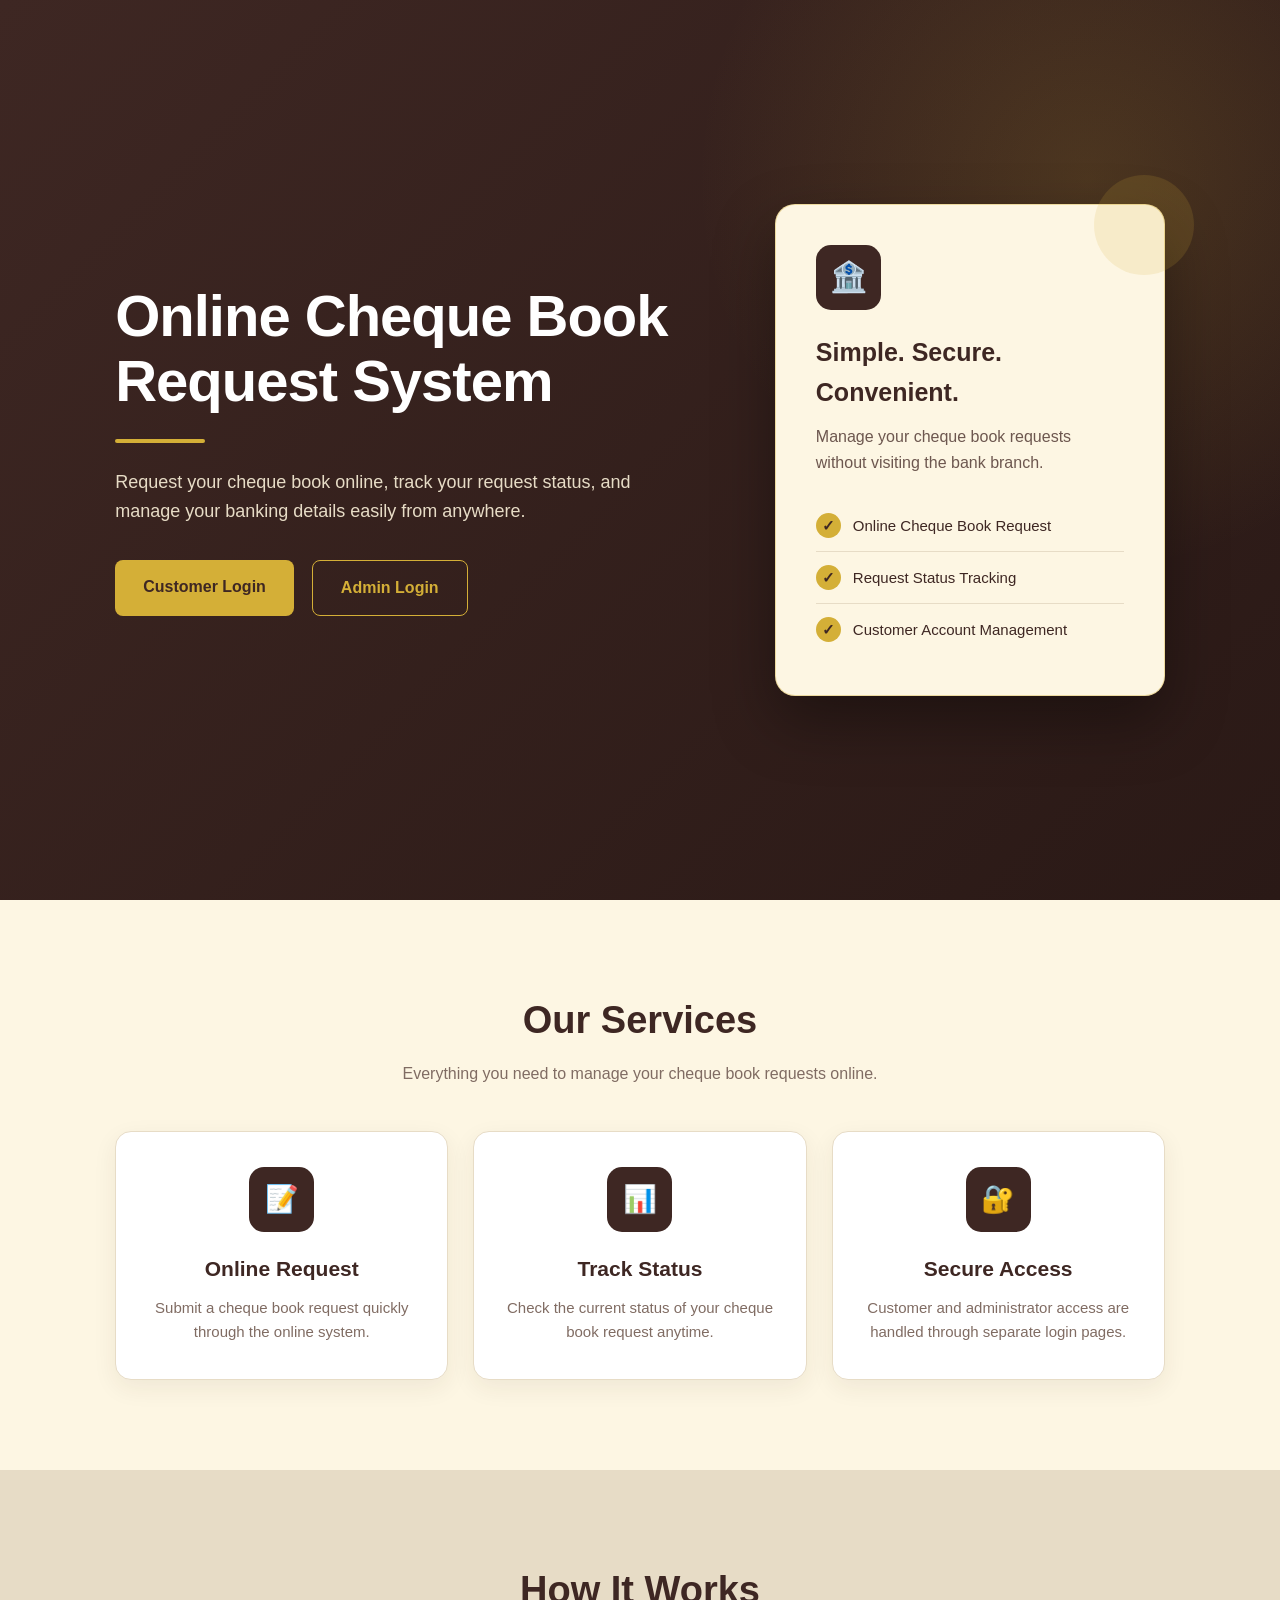
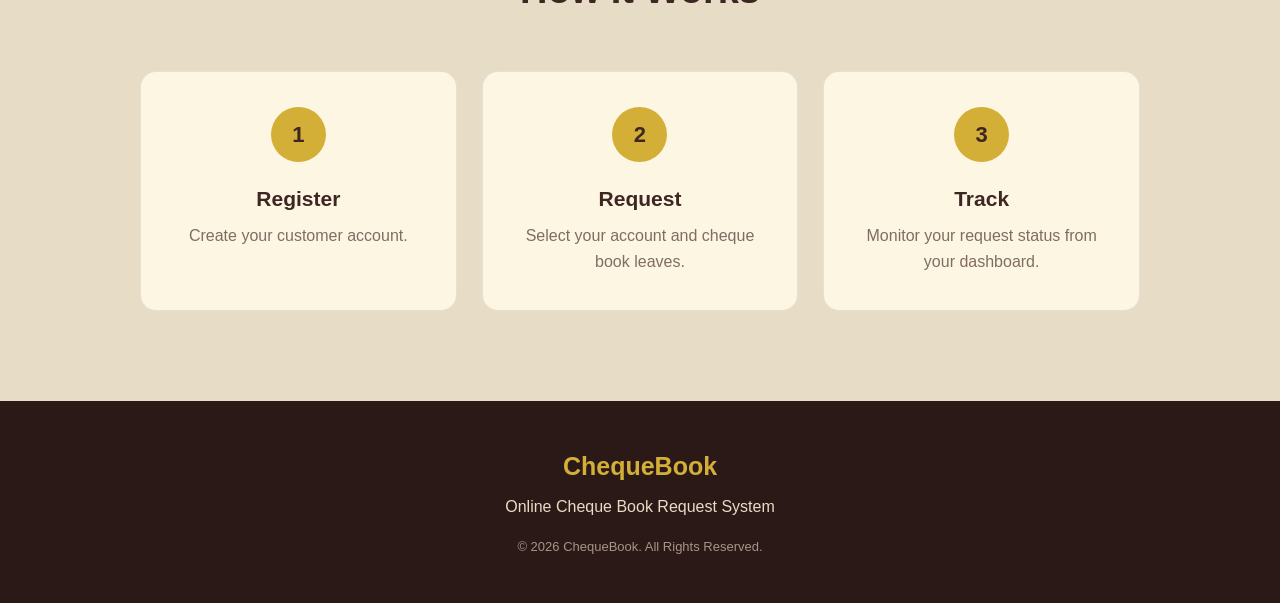
<file: Frontend/index.html>
<!DOCTYPE html>
<html lang="en">

<head>

    <meta charset="UTF-8">

    <meta name="viewport"
          content="width=device-width, initial-scale=1.0">

    <title>ChequeBook - Online Cheque Book Request System</title>

    <link rel="stylesheet" href="style.css">

</head>

<body>

    <!-- HERO SECTION -->

    <section class="home-hero">

        <div class="home-content">

            <h1>
                Online Cheque Book
                <br>
                Request System
            </h1>

            <p>
                Request your cheque book online,
                track your request status,
                and manage your banking details
                easily from anywhere.
            </p>

            <div class="home-buttons">

                <!-- Customer Login -->
                <a href="customer-login.html"
                   class="home-btn primary-btn">
                    Customer Login
                </a>

                <!-- Admin Login -->
                <a href="admin-login.html"
                   class="home-btn secondary-btn">
                    Admin Login
                </a>

            </div>

        </div>


        <div class="home-card">

            <div class="home-card-icon">
                🏦
            </div>

            <h2>
                Simple. Secure. Convenient.
            </h2>

            <p>
                Manage your cheque book requests
                without visiting the bank branch.
            </p>

            <div class="home-feature">

                <span>✓</span>
                Online Cheque Book Request

            </div>

            <div class="home-feature">

                <span>✓</span>
                Request Status Tracking

            </div>

            <div class="home-feature">

                <span>✓</span>
                Customer Account Management

            </div>

        </div>

    </section>


    <!-- FEATURES SECTION -->

    <section class="home-features">

        <h2>
            Our Services
        </h2>

        <p class="home-section-text">
            Everything you need to manage
            your cheque book requests online.
        </p>


        <div class="feature-grid">

            <div class="feature-card">

                <div class="feature-icon">
                    📝
                </div>

                <h3>
                    Online Request
                </h3>

                <p>
                    Submit a cheque book request
                    quickly through the online system.
                </p>

            </div>


            <div class="feature-card">

                <div class="feature-icon">
                    📊
                </div>

                <h3>
                    Track Status
                </h3>

                <p>
                    Check the current status of your
                    cheque book request anytime.
                </p>

            </div>


            <div class="feature-card">

                <div class="feature-icon">
                    🔐
                </div>

                <h3>
                    Secure Access
                </h3>

                <p>
                    Customer and administrator access
                    are handled through separate login pages.
                </p>

            </div>

        </div>

    </section>


    <!-- HOW IT WORKS -->

    <section class="how-section">

        <h2>
            How It Works
        </h2>

        <div class="steps-grid">

            <div class="step-card">

                <div class="step-number">
                    1
                </div>

                <h3>
                    Register
                </h3>

                <p>
                    Create your customer account.
                </p>

            </div>


            <div class="step-card">

                <div class="step-number">
                    2
                </div>

                <h3>
                    Request
                </h3>

                <p>
                    Select your account and
                    cheque book leaves.
                </p>

            </div>


            <div class="step-card">

                <div class="step-number">
                    3
                </div>

                <h3>
                    Track
                </h3>

                <p>
                    Monitor your request status
                    from your dashboard.
                </p>

            </div>

        </div>

    </section>


    <!-- FOOTER -->

    <footer class="home-footer">

        <h3>
            ChequeBook
        </h3>

        <p>
            Online Cheque Book Request System
        </p>

        <p class="footer-copy">
            © 2026 ChequeBook. All Rights Reserved.
        </p>

    </footer>

</body>

</html>
</file>
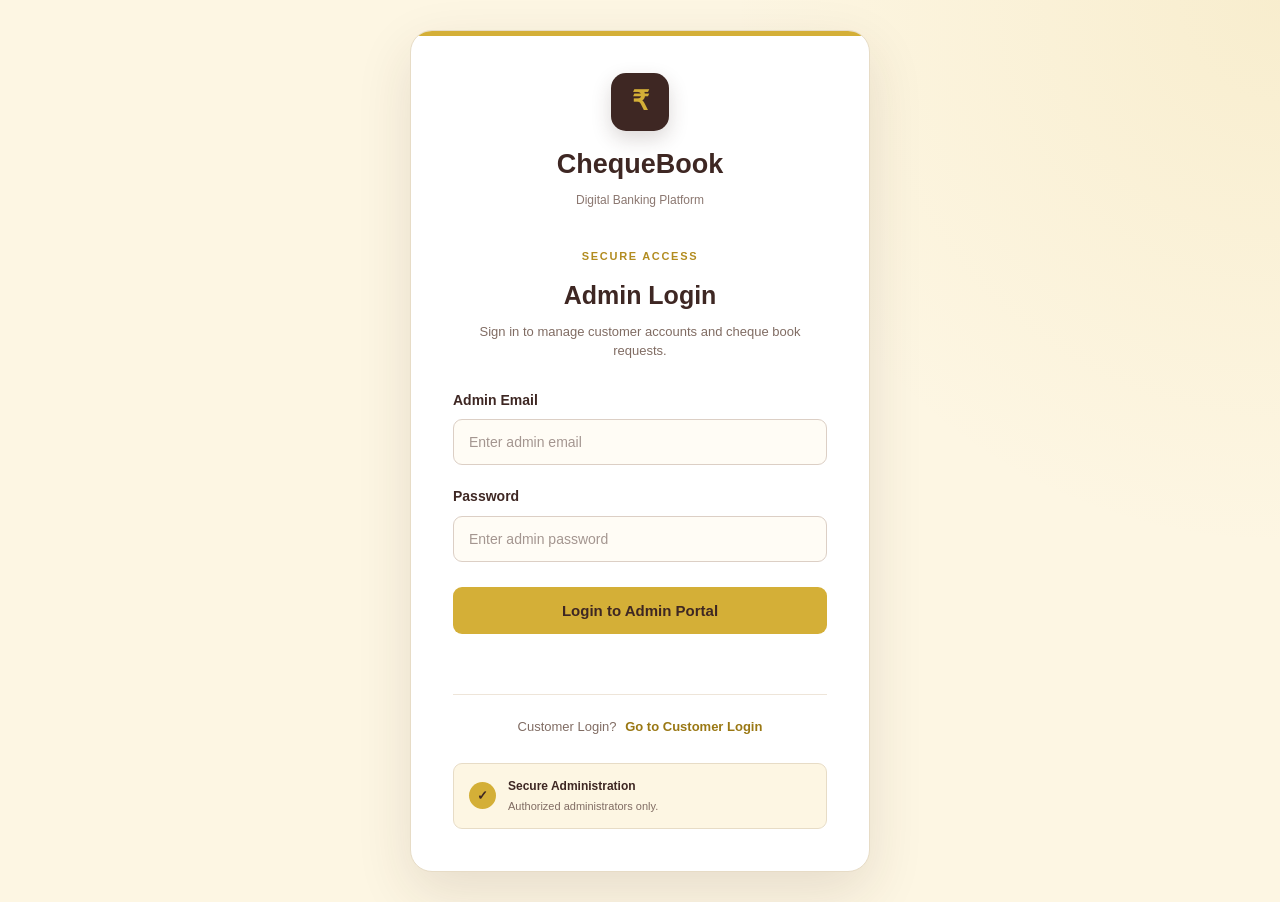
<file: Frontend/admin-dashboard.html>
<!DOCTYPE html>
<html lang="en">

<head>
    <meta charset="UTF-8">
    <meta name="viewport" content="width=device-width, initial-scale=1.0">

    <title>Admin Dashboard - ChequeBook</title>

    <link rel="stylesheet" href="style.css">
</head>

<body class="admin-dashboard-page">

    <!-- =========================
         ADMIN NAVBAR
    ========================== -->

    <header class="admin-navbar">

        <div class="admin-navbar-brand">

            <div class="admin-navbar-icon">
                ₹
            </div>

            <div>
                <h1>ChequeBook</h1>
                <span>Admin Portal</span>
            </div>

        </div>


        <div class="admin-navbar-right">

            <span class="admin-secure-label">
                ● Secure Admin Access
            </span>

            <button id="adminLogoutBtn" class="admin-logout-btn">
                Logout
            </button>

        </div>

    </header>


    <!-- =========================
         MAIN CONTENT
    ========================== -->

    <main class="admin-dashboard-main">


        <!-- PAGE HEADER -->

        <section class="admin-page-header">

            <div>

                <span class="admin-page-label">
                    ADMINISTRATION
                </span>

                <h2>
                    Welcome, <span id="adminName">Admin</span>
                </h2>

                <p>
                    Manage customers, monitor cheque book requests,
                    and control request processing from one place.
                </p>

            </div>


            <div class="admin-header-icon">
                ⚙
            </div>

        </section>


        <!-- =========================
             DASHBOARD OVERVIEW
        ========================== -->

        <section class="admin-dashboard-card">

            <div class="admin-section-heading">

                <div>
                    <span>OVERVIEW</span>
                    <h3>Dashboard Overview</h3>
                </div>

                <div class="admin-section-icon">
                    ◈
                </div>

            </div>


            <div class="admin-stat-grid">


                <!-- TOTAL CUSTOMERS -->

                <div class="admin-stat-card">

                    <div class="admin-stat-icon">
                        👥
                    </div>

                    <div>

                        <span>Total Customers</span>

                        <strong id="totalCustomers">
                            0
                        </strong>

                        <small>
                            Registered users
                        </small>

                    </div>

                </div>


                <!-- TOTAL REQUESTS -->

                <div class="admin-stat-card">

                    <div class="admin-stat-icon">
                        📋
                    </div>

                    <div>

                        <span>Total Requests</span>

                        <strong id="totalRequests">
                            0
                        </strong>

                        <small>
                            Cheque book requests
                        </small>

                    </div>

                </div>


                <!-- PENDING REQUESTS -->

                <div class="admin-stat-card pending-stat">

                    <div class="admin-stat-icon">
                        ⏳
                    </div>

                    <div>

                        <span>Pending Requests</span>

                        <strong id="pendingRequests">
                            0
                        </strong>

                        <small>
                            Awaiting processing
                        </small>

                    </div>

                </div>


            </div>

        </section>


        <!-- =========================
             CUSTOMER LIST
        ========================== -->

        <section class="admin-dashboard-card">

            <div class="admin-section-heading">

                <div>

                    <span>CUSTOMER MANAGEMENT</span>

                    <h3>Registered Customers</h3>

                </div>

                <div class="admin-section-icon">
                    👥
                </div>

            </div>


            <div
                id="customerContainer"
                class="admin-data-container"
            >

                <p class="admin-loading">
                    Loading customers...
                </p>

            </div>

        </section>


        <!-- =========================
             CHEQUE BOOK REQUESTS
        ========================== -->

        <section class="admin-dashboard-card">

            <div class="admin-section-heading">

                <div>

                    <span>REQUEST MANAGEMENT</span>

                    <h3>Cheque Book Requests</h3>

                </div>

                <div class="admin-section-icon">
                    📑
                </div>

            </div>


            <div
                id="requestContainer"
                class="admin-data-container"
            >

                <p class="admin-loading">
                    Loading cheque book requests...
                </p>

            </div>

        </section>


    </main>


    <!-- =========================
         FOOTER
    ========================== -->

    <footer class="admin-dashboard-footer">

        <p>
            © 2026 ChequeBook. All Rights Reserved.
        </p>

        <span>
            Secure Digital Banking Administration
        </span>

    </footer>


    <!-- ADMIN DASHBOARD JAVASCRIPT -->

    <script src="admin-dashboard.js"></script>

</body>

</html>
</file>
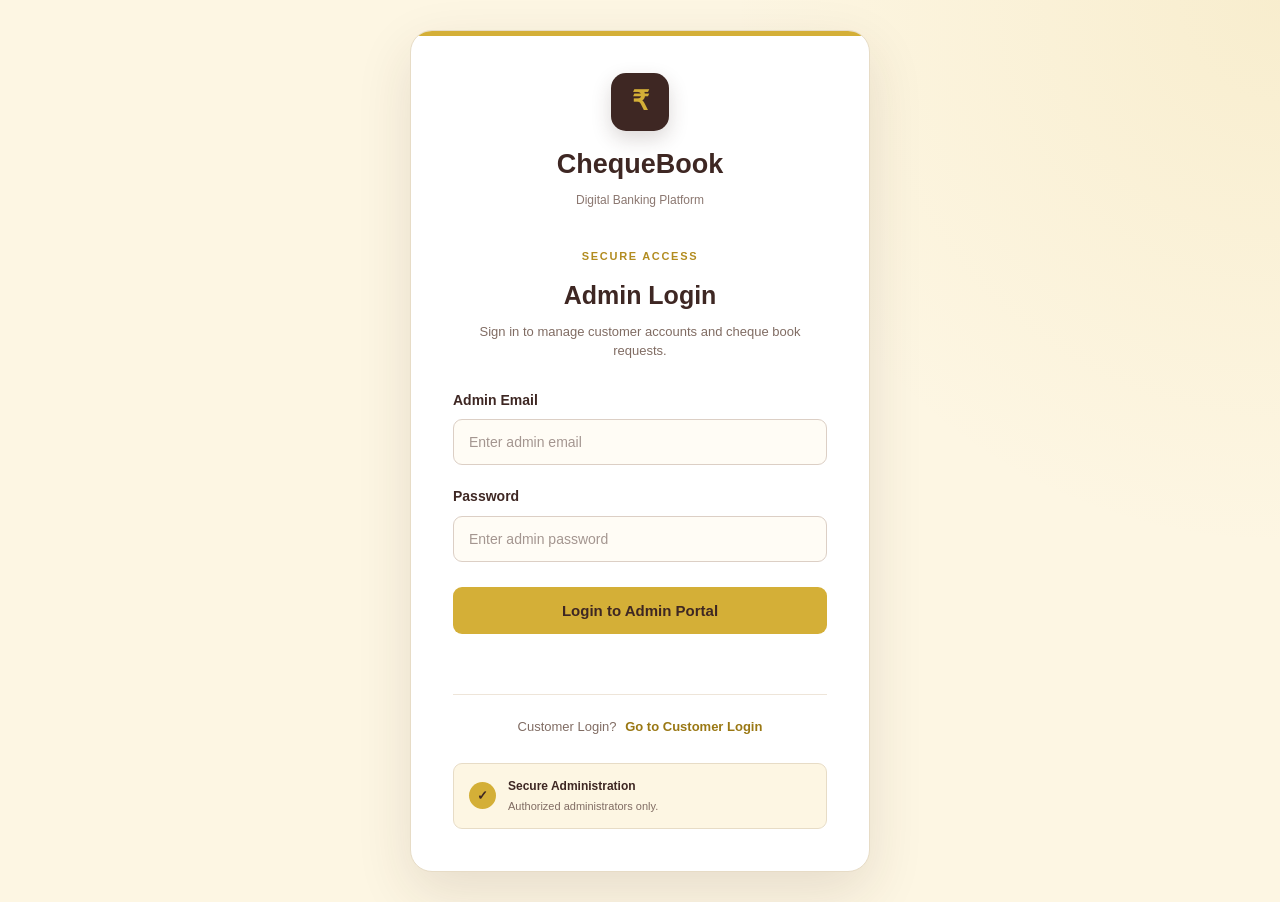
<file: Frontend/admin-login.html>
<!DOCTYPE html>
<html lang="en">

<head>
    <meta charset="UTF-8">
    <meta name="viewport" content="width=device-width, initial-scale=1.0">

    <title>Admin Login - ChequeBook</title>

    <link rel="stylesheet" href="style.css">
</head>

<body class="admin-login-page">

    <!-- ADMIN LOGIN PAGE -->

    <main class="admin-login-wrapper">

        <section class="admin-login-card">

            <!-- BRAND -->

            <div class="admin-brand">

                <div class="admin-brand-icon">
                    ₹
                </div>

                <h1>ChequeBook</h1>

                <p>
                    Digital Banking Platform
                </p>

            </div>


            <!-- TITLE -->

            <div class="admin-login-heading">

                <span>SECURE ACCESS</span>

                <h2>Admin Login</h2>

                <p>
                    Sign in to manage customer accounts and cheque book requests.
                </p>

            </div>


            <!-- LOGIN FORM -->

            <form id="adminLoginForm">

                <!-- EMAIL -->

                <div class="admin-input-group">

                    <label for="adminEmail">
                        Admin Email
                    </label>

                    <input
                        type="email"
                        id="adminEmail"
                        placeholder="Enter admin email"
                        required
                    >

                </div>


                <!-- PASSWORD -->

                <div class="admin-input-group">

                    <label for="adminPassword">
                        Password
                    </label>

                    <input
                        type="password"
                        id="adminPassword"
                        placeholder="Enter admin password"
                        required
                    >

                </div>


                <!-- LOGIN BUTTON -->

                <button
                    type="submit"
                    class="admin-login-btn"
                >
                    Login to Admin Portal
                </button>

            </form>


            <!-- MESSAGE -->

            <p id="adminLoginMessage"></p>


            <!-- BACK LINK -->

            <div class="admin-back-link">

                <span>Customer Login?</span>

                <a href="index.html">
                    Go to Customer Login
                </a>

            </div>


            <!-- SECURITY NOTE -->

            <div class="admin-security-note">

                <span class="security-icon">
                    ✓
                </span>

                <div>
                    <strong>Secure Administration</strong>

                    <p>
                        Authorized administrators only.
                    </p>
                </div>

            </div>

        </section>

    </main>


    <script src="admin-login.js"></script>

</body>

</html>
</file>
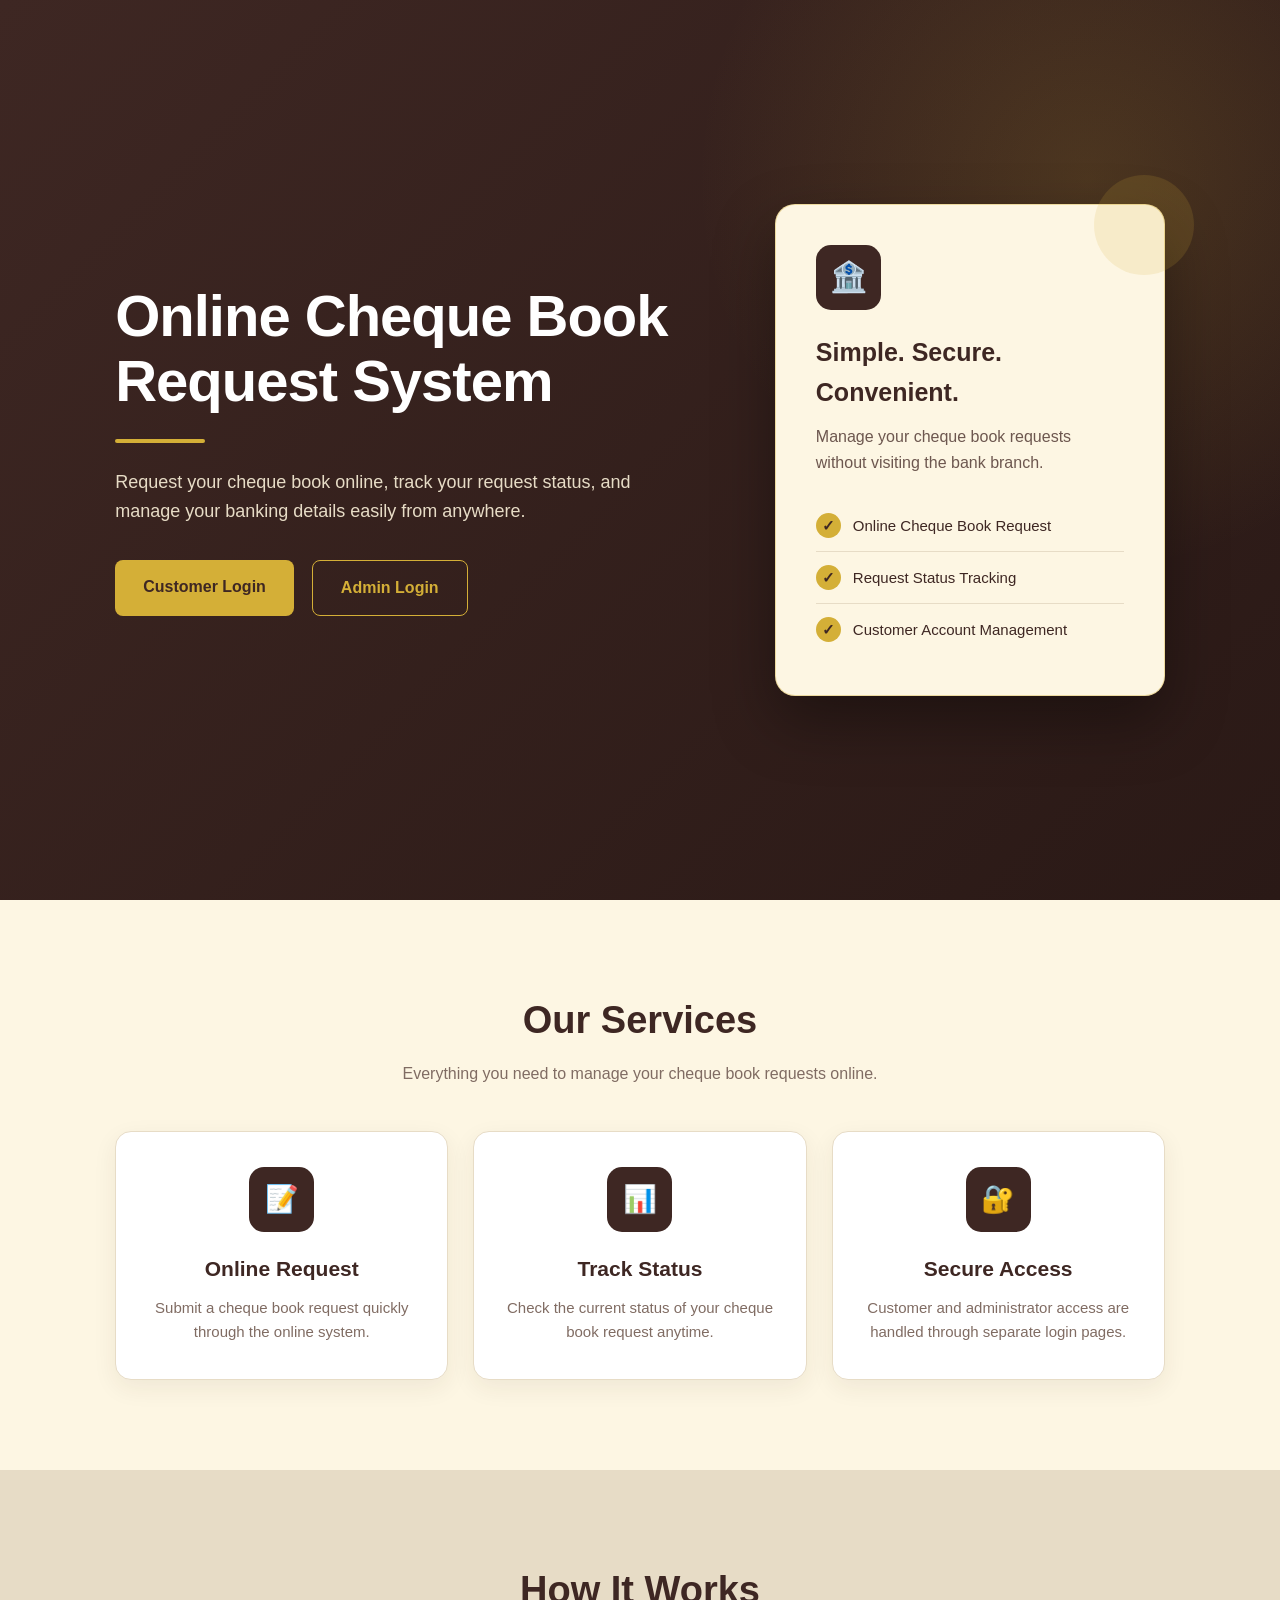
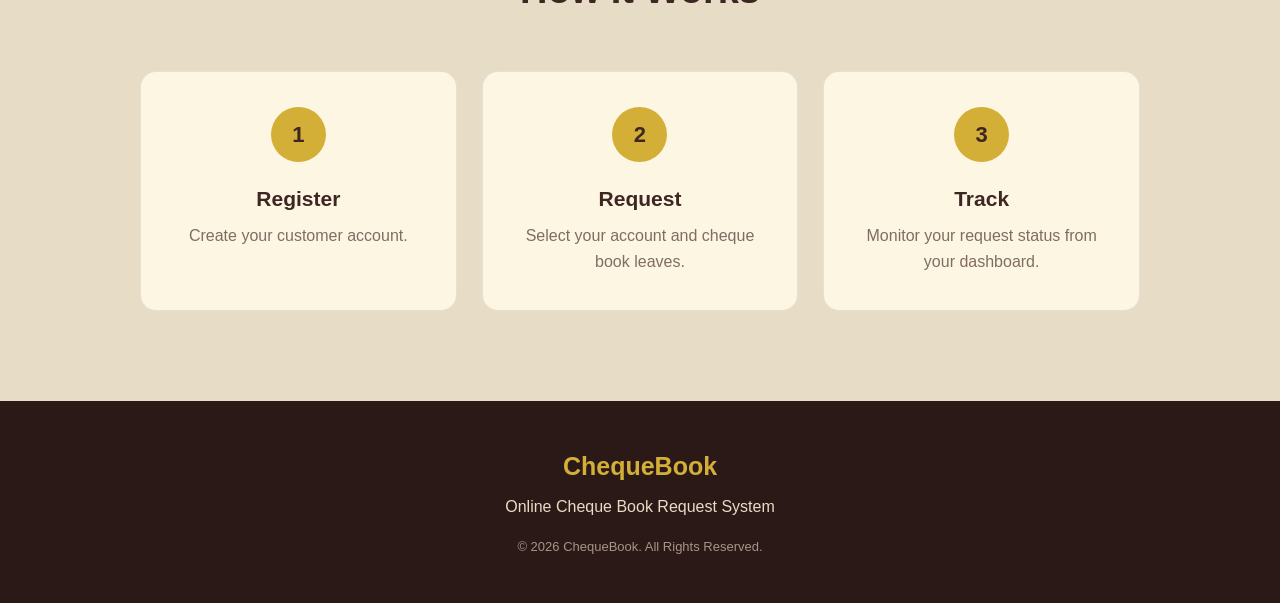
<file: Frontend/bank-account.html>
<!DOCTYPE html>
<html lang="en">

<head>
    <meta charset="UTF-8">
    <meta name="viewport" content="width=device-width, initial-scale=1.0">

    <title>Bank Account Details - ChequeBook</title>

    <link rel="stylesheet" href="style.css">
</head>

<body>

    <div class="dashboard-container">

        <!-- Header -->
        <header class="dashboard-header">

            <div>
                <h1>ChequeBook</h1>
                <p>Bank Account Details</p>
            </div>

            <button id="logoutBtn">Logout</button>

        </header>


        <!-- Bank Account Card -->
        <section class="dashboard-card bank-account-card">

            <div class="card-icon">
                🏦
            </div>

            <h2>Add Bank Account</h2>

            <p class="request-description">
                Enter your bank account details to continue
                with your cheque book services.
            </p>


            <form id="bankAccountForm">

                <!-- Account Number -->
                <label for="accountNumber">
                    Account Number
                </label>

                <input
                    type="text"
                    id="accountNumber"
                    placeholder="Enter your account number"
                    required
                >


                <!-- Account Type -->
                <label for="accountType">
                    Account Type
                </label>

                <select id="accountType" required>

                    <option value="">
                        Select account type
                    </option>

                    <option value="SAVINGS">
                        Savings Account
                    </option>

                    <option value="CURRENT">
                        Current Account
                    </option>

                </select>


                <!-- Balance -->
                <label for="balance">
                    Account Balance
                </label>

                <input
                    type="number"
                    id="balance"
                    placeholder="Enter account balance"
                    min="0"
                    required
                >


                <!-- Submit -->
                <button type="submit">
                    Save Bank Account
                </button>

            </form>


            <p id="accountMessage"></p>

        </section>

    </div>


    <script src="bank-account.js"></script>

</body>

</html>
</file>
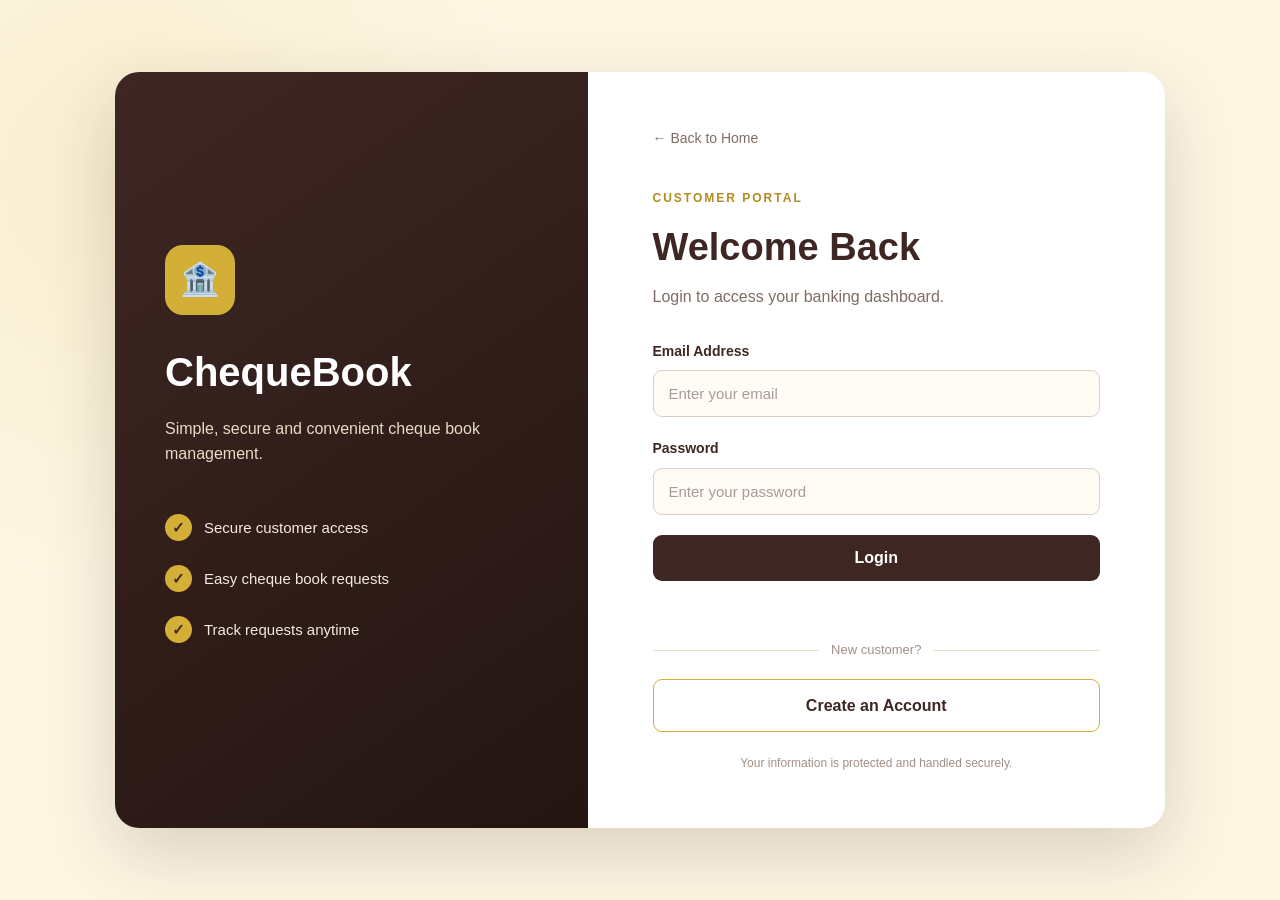
<file: Frontend/customer-dashboard.html>
<!DOCTYPE html>
<html lang="en">

<head>
    <meta charset="UTF-8">
    <meta name="viewport" content="width=device-width, initial-scale=1.0">

    <title>Customer Dashboard - ChequeBook</title>

    <link rel="stylesheet" href="style.css">
</head>

<body class="customer-dashboard-page">

    <!-- TOP NAVBAR -->
    <header class="bank-navbar">

        <div class="bank-logo">
            <div class="bank-logo-icon">🏦</div>

            <div>
                <h1>ChequeBook</h1>
                <span>Digital Banking</span>
            </div>
        </div>

        <button id="logoutBtn" class="logout-btn">
            Logout
        </button>

    </header>


    <!-- MAIN CONTENT -->
    <main class="dashboard-main">

        <!-- WELCOME -->
        <section class="dashboard-welcome">

            <div>
                <span class="dashboard-label">
                    CUSTOMER DASHBOARD
                </span>

                <h2>
                    Welcome back,
                    <span id="customerName">Customer</span> 👋
                </h2>

                <p>
                    Manage your account, transactions and cheque book requests
                    from one place.
                </p>
            </div>

            <div class="welcome-icon">
                🏦
            </div>

        </section>


        <!-- CUSTOMER INFORMATION -->
        <section class="dashboard-card">

            <div class="card-heading">

                <div>
                    <span class="card-label">
                        PROFILE
                    </span>

                    <h2>Customer Information</h2>
                </div>

                <div class="card-icon">
                    👤
                </div>

            </div>


            <div class="info-grid">

                <div class="info-item">
                    <span>Name</span>
                    <strong id="customerFullName">-</strong>
                </div>

                <div class="info-item">
                    <span>Email</span>
                    <strong id="customerEmail">-</strong>
                </div>

                <div class="info-item">
                    <span>Phone</span>
                    <strong id="customerPhone">-</strong>
                </div>

            </div>

        </section>


        <!-- BANK ACCOUNT -->
        <section class="dashboard-card">

            <div class="card-heading">

                <div>
                    <span class="card-label">
                        ACCOUNT
                    </span>

                    <h2>Bank Account</h2>
                </div>

                <div class="card-icon">
                    💳
                </div>

            </div>


            <div id="accountContainer">

                <div class="account-summary">

                    <div class="account-item">

                        <span>Account Number</span>

                        <strong id="accountNumber">
                            -
                        </strong>

                    </div>


                    <div class="account-item">

                        <span>Account Type</span>

                        <strong id="accountType">
                            -
                        </strong>

                    </div>


                    <div class="account-balance">

                        <span>Available Balance</span>

                        <strong id="accountBalance">
                            -
                        </strong>

                    </div>

                </div>

            </div>


            <!-- ACCOUNT ACTIONS -->
            <div class="dashboard-actions">

                <button
                    class="dashboard-action-btn"
                    id="transactionsBtn">

                    📊
                    <span>
                        View Transactions
                    </span>

                </button>


                <button
                    class="dashboard-action-btn"
                    id="moneyTransferBtn">

                    💸
                    <span>
                        Money Transfer
                    </span>

                </button>

            </div>

        </section>


        <!-- CHEQUE REQUEST HISTORY -->
        <section class="dashboard-card">

            <div class="card-heading">

                <div>
                    <span class="card-label">
                        CHEQUE SERVICES
                    </span>

                    <h2>Cheque Book Request History</h2>
                </div>

                <div class="card-icon">
                    📄
                </div>

            </div>


            <div class="table-wrapper">

                <table class="bank-table">

                    <thead>

                        <tr>
                            <th>Request ID</th>
                            <th>Account Number</th>
                            <th>Leaves</th>
                            <th>Status</th>
                        </tr>

                    </thead>


                    <tbody id="requestHistoryBody">

                        <tr>
                            <td colspan="4">
                                Loading requests...
                            </td>
                        </tr>

                    </tbody>

                </table>

            </div>


            <button
                class="request-cheque-btn"
                id="requestChequeBtn">

                + Request New Cheque Book

            </button>

        </section>

    </main>


    <script src="dashboard.js"></script>

</body>

</html>
</file>
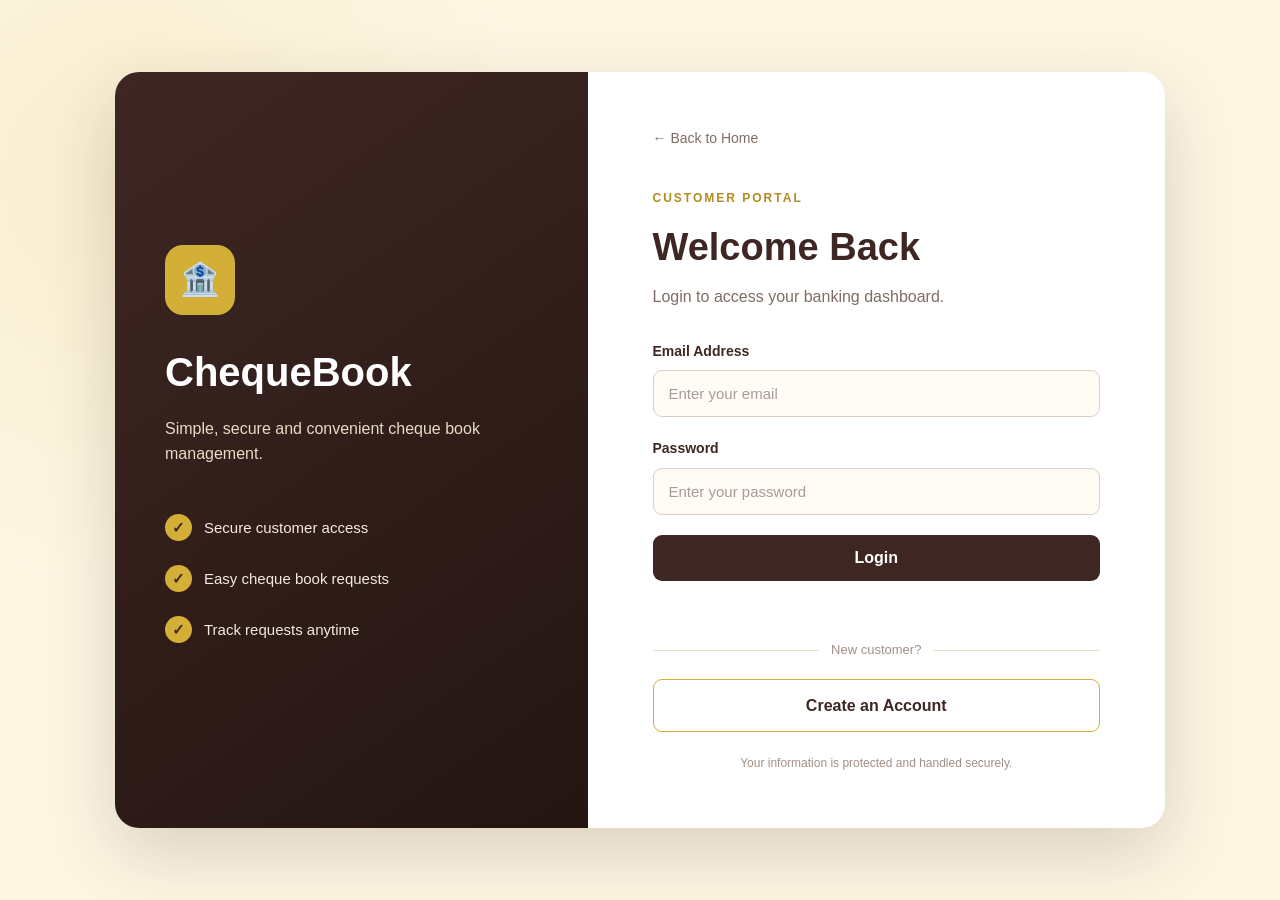
<file: Frontend/customer-login.html>
<!DOCTYPE html>
<html lang="en">

<head>
    <meta charset="UTF-8">
    <meta name="viewport" content="width=device-width, initial-scale=1.0">

    <title>Customer Login | ChequeBook</title>

    <link rel="stylesheet" href="style.css">
</head>

<body class="auth-page">

    <div class="auth-container">

        <!-- LEFT SIDE -->
        <div class="auth-brand">

            <div class="brand-logo">
                🏦
            </div>

            <h1>ChequeBook</h1>

            <p>
                Simple, secure and convenient
                cheque book management.
            </p>

            <div class="auth-highlight">
                <span>✓</span>
                Secure customer access
            </div>

            <div class="auth-highlight">
                <span>✓</span>
                Easy cheque book requests
            </div>

            <div class="auth-highlight">
                <span>✓</span>
                Track requests anytime
            </div>

        </div>


        <!-- LOGIN CARD -->
        <div class="auth-card">

            <a href="index.html" class="back-home">
                ← Back to Home
            </a>

            <div class="auth-heading">

                <span class="auth-small-title">
                    CUSTOMER PORTAL
                </span>

                <h2>Welcome Back</h2>

                <p>
                    Login to access your banking dashboard.
                </p>

            </div>


            <form id="customerLoginForm">

                <div class="input-group">

                    <label for="loginEmail">
                        Email Address
                    </label>

                    <input
                        type="email"
                        id="loginEmail"
                        placeholder="Enter your email"
                        required
                    >

                </div>


                <div class="input-group">

                    <label for="loginPassword">
                        Password
                    </label>

                    <input
                        type="password"
                        id="loginPassword"
                        placeholder="Enter your password"
                        required
                    >

                </div>


                <button
                    type="submit"
                    class="auth-btn">
                    Login
                </button>

            </form>


            <p id="loginMessage" class="auth-message"></p>


            <div class="auth-divider">
                <span>New customer?</span>
            </div>


            <a
                href="customer-register.html"
                class="register-btn">
                Create an Account
            </a>


            <p class="auth-footer-text">
                Your information is protected and handled securely.
            </p>

        </div>

    </div>


    <!-- IMPORTANT:
         Keep your existing JavaScript file -->
    <script src="script.js"></script>

</body>

</html>
</file>
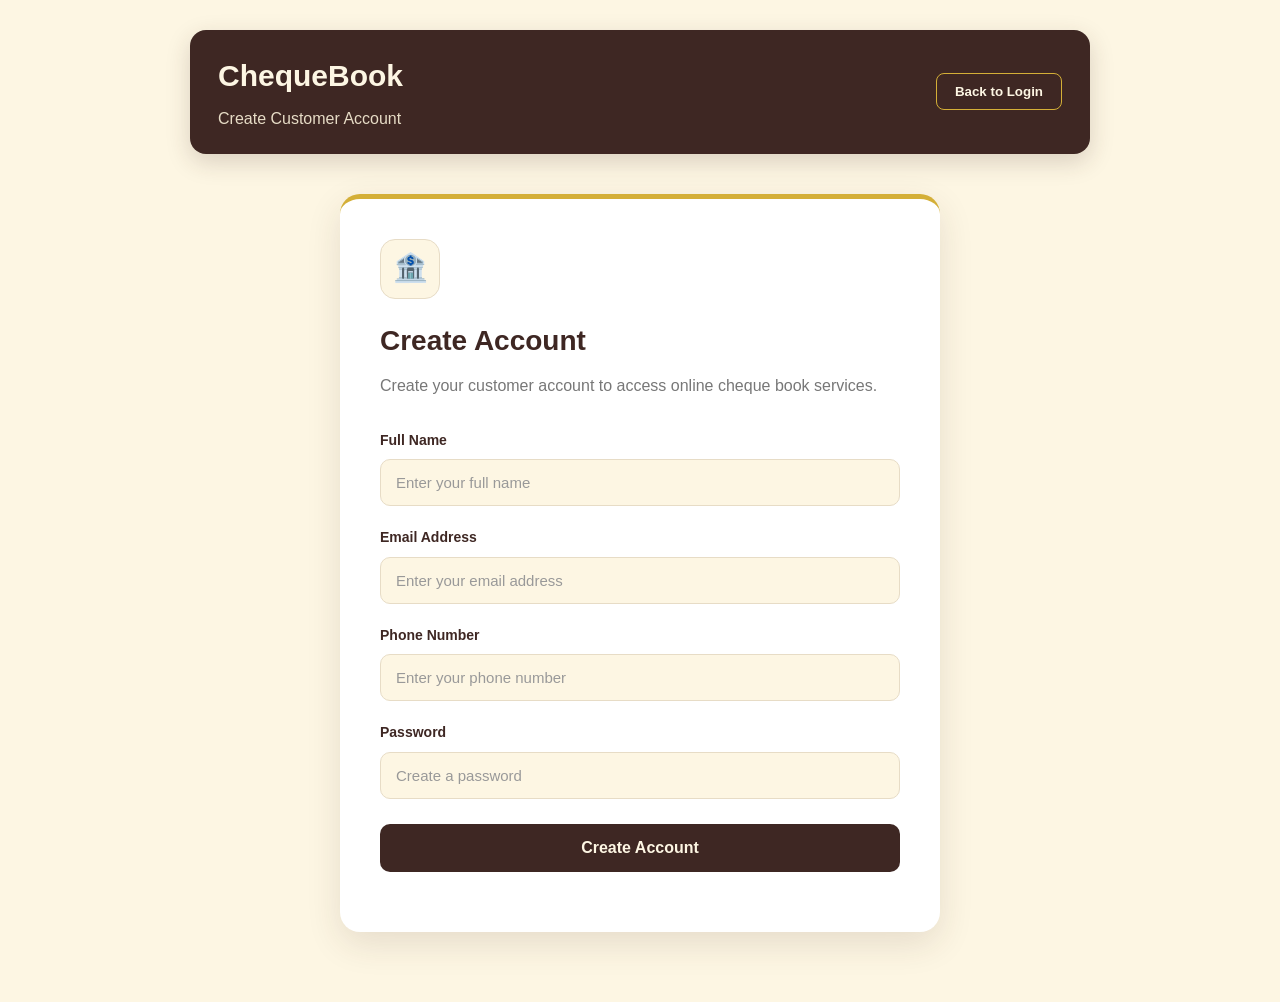
<file: Frontend/customer-register.html>
<!DOCTYPE html>
<html lang="en">

<head>
    <meta charset="UTF-8">
    <meta name="viewport" content="width=device-width, initial-scale=1.0">

    <title>Create Account | ChequeBook</title>

    <link rel="stylesheet" href="style.css">

    <style>
        /* Customer Register Page */

        .register-page {
            min-height: 100vh;
            background: #FDF6E3;
            padding: 30px;
            box-sizing: border-box;
        }

        .register-header {
            max-width: 900px;
            margin: 0 auto 30px;

            padding: 22px 28px;

            background: #3E2723;
            color: #FDF6E3;

            border-radius: 16px;

            display: flex;
            justify-content: space-between;
            align-items: center;

            box-shadow: 0 8px 25px rgba(62, 39, 35, 0.18);
        }

        .register-header h1 {
            margin: 0;
            font-size: 30px;
        }

        .register-header p {
            margin: 6px 0 0;
            color: #E7DCC6;
        }

        #backBtn {
            padding: 10px 18px;

            background: transparent;
            color: #FDF6E3;

            border: 1px solid #D4AF37;
            border-radius: 8px;

            font-weight: 600;
            cursor: pointer;
        }

        #backBtn:hover {
            background: #D4AF37;
            color: #3E2723;
        }

        .register-card {
            max-width: 600px;
            margin: 40px auto;

            background: #ffffff;

            padding: 40px;

            border-radius: 20px;

            border-top: 5px solid #D4AF37;

            box-shadow: 0 12px 35px rgba(62, 39, 35, 0.12);

            box-sizing: border-box;
        }

        .register-icon {
            width: 60px;
            height: 60px;

            display: flex;
            align-items: center;
            justify-content: center;

            background: #FDF6E3;
            border: 1px solid #E7DCC6;

            border-radius: 15px;

            font-size: 28px;

            margin-bottom: 20px;
        }

        .register-card h2 {
            margin: 0 0 10px;

            color: #3E2723;

            font-size: 28px;
        }

        .register-description {
            margin-bottom: 30px;

            color: #777;

            line-height: 1.6;
        }

        #customerRegisterForm {
            display: flex;
            flex-direction: column;
        }

        #customerRegisterForm label {
            margin-bottom: 8px;

            color: #3E2723;

            font-size: 14px;
            font-weight: 600;
        }

        #customerRegisterForm input {
            width: 100%;

            box-sizing: border-box;

            padding: 14px 15px;

            margin-bottom: 20px;

            background: #FDF6E3;

            border: 1px solid #E7DCC6;

            border-radius: 10px;

            color: #3E2723;

            font-size: 15px;

            outline: none;
        }

        #customerRegisterForm input:focus {
            background: #ffffff;

            border-color: #D4AF37;

            box-shadow: 0 0 0 3px rgba(212, 175, 55, 0.15);
        }

        #customerRegisterForm button {
            width: 100%;

            padding: 15px;

            margin-top: 5px;

            background: #3E2723;

            color: #FDF6E3;

            border: none;

            border-radius: 10px;

            font-size: 16px;

            font-weight: 600;

            cursor: pointer;
        }

        #customerRegisterForm button:hover {
            background: #D4AF37;
            color: #3E2723;
        }

        #registerMessage {
            margin-top: 20px;

            text-align: center;

            font-size: 14px;

            font-weight: 600;
        }

        @media (max-width: 600px) {

            .register-page {
                padding: 15px;
            }

            .register-header {
                flex-direction: column;
                align-items: flex-start;
                gap: 15px;
            }

            #backBtn {
                width: 100%;
            }

            .register-card {
                padding: 25px 20px;
            }

            .register-card h2 {
                font-size: 24px;
            }
        }
    </style>

</head>

<body>

    <div class="register-page">

        <!-- Header -->
        <header class="register-header">

            <div>
                <h1>ChequeBook</h1>
                <p>Create Customer Account</p>
            </div>

            <button id="backBtn" type="button">
                Back to Login
            </button>

        </header>


        <!-- Registration Card -->
        <section class="register-card">

            <div class="register-icon">
                🏦
            </div>

            <h2>Create Account</h2>

            <p class="register-description">
                Create your customer account to access online
                cheque book services.
            </p>


            <form id="customerRegisterForm">

                <label for="registerName">
                    Full Name
                </label>

                <input
                    type="text"
                    id="registerName"
                    placeholder="Enter your full name"
                    required
                >


                <label for="registerEmail">
                    Email Address
                </label>

                <input
                    type="email"
                    id="registerEmail"
                    placeholder="Enter your email address"
                    required
                >


                <label for="registerPhone">
                    Phone Number
                </label>

                <input
                    type="tel"
                    id="registerPhone"
                    placeholder="Enter your phone number"
                    required
                >


                <label for="registerPassword">
                    Password
                </label>

                <input
                    type="password"
                    id="registerPassword"
                    placeholder="Create a password"
                    required
                >


                <button type="submit">
                    Create Account
                </button>

            </form>


            <p id="registerMessage"></p>

        </section>

    </div>


    <script src="customer-register.js"></script>

</body>

</html>
</file>
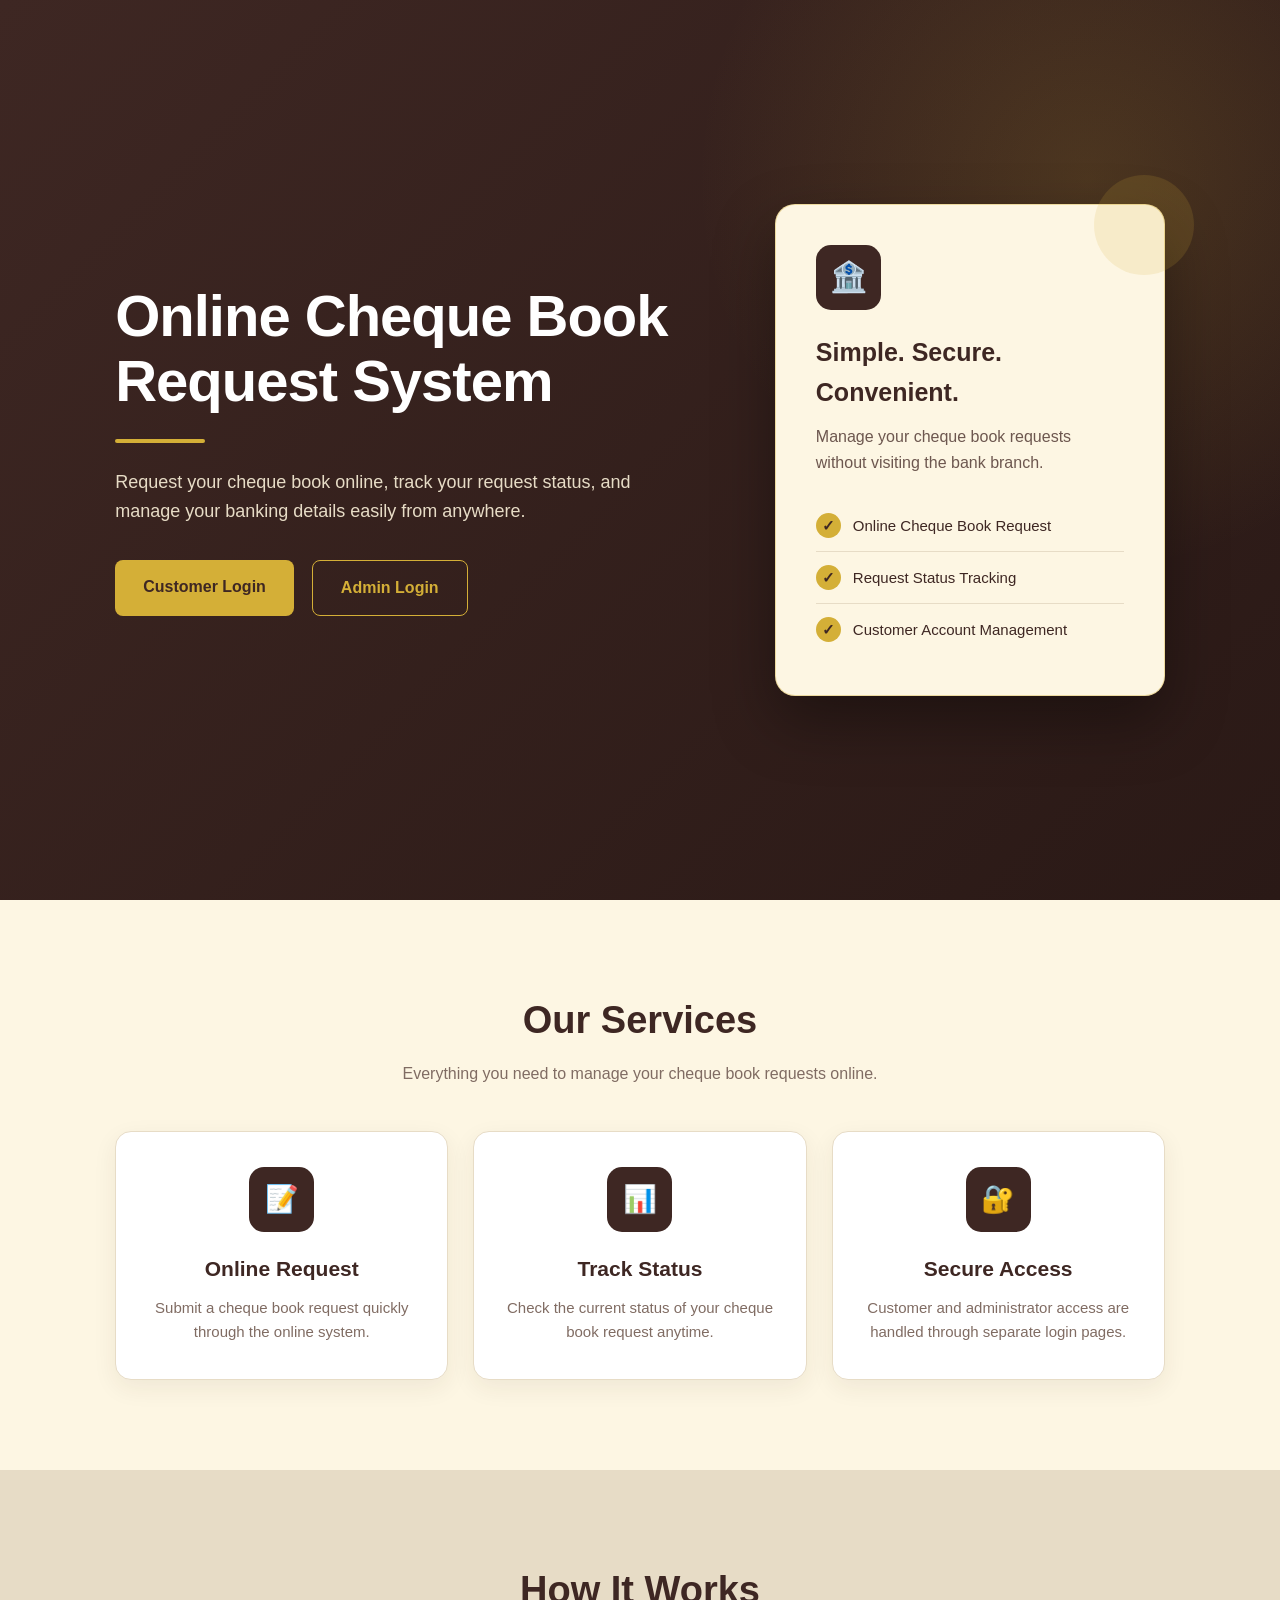
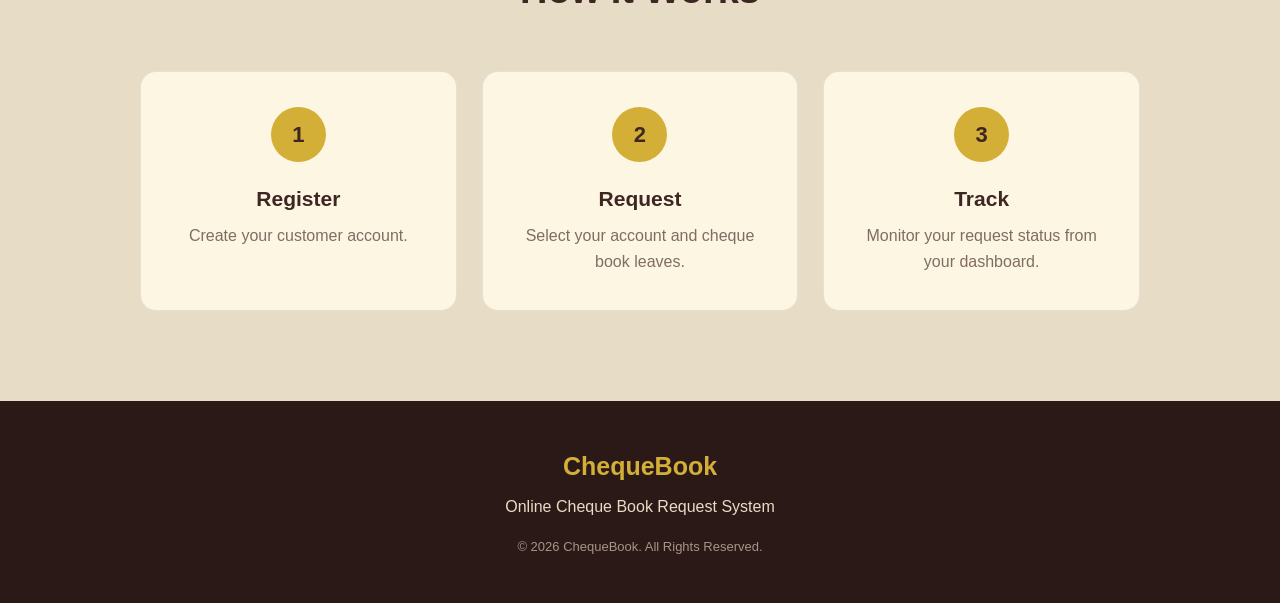
<file: Frontend/money-transfer.html>
<!DOCTYPE html>
<html lang="en">

<head>
    <meta charset="UTF-8">
    <meta name="viewport" content="width=device-width, initial-scale=1.0">

    <title>Money Transfer - ChequeBook</title>

    <link rel="stylesheet" href="style.css">
</head>

<body class="transfer-page">

    <!-- NAVBAR -->

    <header class="bank-navbar">

        <div class="bank-logo">

            <div class="bank-logo-icon">
                ₹
            </div>

            <div>
                <h1>ChequeBook</h1>
                <span>Digital Banking</span>
            </div>

        </div>


        <button id="backBtn" class="logout-btn">
            ← Back to Dashboard
        </button>

    </header>


    <!-- MAIN -->

    <main class="transfer-main">

        <!-- PAGE HEADER -->

        <section class="transfer-header">

            <div>

                <span class="dashboard-label">
                    CUSTOMER PORTAL
                </span>

                <h2>Money Transfer</h2>

                <p>
                    Transfer money securely from your account
                    to another bank account.
                </p>

            </div>


            <div class="transfer-header-icon">
                ₹
            </div>

        </section>


        <!-- ACCOUNT SUMMARY -->

        <section class="transfer-card">

            <div class="transfer-section-heading">

                <div>
                    <span class="section-label">
                        YOUR ACCOUNT
                    </span>

                    <h3>Account Summary</h3>
                </div>

                <div class="transfer-small-icon">
                    ₹
                </div>

            </div>


            <div class="transfer-info-grid">

                <div class="transfer-info-item">

                    <span>Account Number</span>

                    <strong id="accountNumber">
                        -
                    </strong>

                </div>


                <div class="transfer-info-item">

                    <span>Account Type</span>

                    <strong id="accountType">
                        -
                    </strong>

                </div>


                <div class="transfer-info-item balance-box">

                    <span>Available Balance</span>

                    <strong id="accountBalance">
                        -
                    </strong>

                </div>

            </div>

        </section>


        <!-- TRANSFER FORM -->

        <section class="transfer-card">

            <div class="transfer-section-heading">

                <div>

                    <span class="section-label">
                        PAYMENT DETAILS
                    </span>

                    <h3>Transfer Money</h3>

                </div>

                <div class="transfer-small-icon">
                    →
                </div>

            </div>


            <form id="transferForm">


                <!-- BENEFICIARY -->

                <div class="transfer-input-group">

                    <label for="beneficiaryAccount">
                        Beneficiary Account Number
                    </label>

                    <p class="transfer-help">
                        Enter the account number of the person receiving the money.
                    </p>

                    <input
                        type="text"
                        id="beneficiaryAccount"
                        placeholder="Enter beneficiary account number"
                        required
                    >

                </div>


                <!-- AMOUNT -->

                <div class="transfer-input-group">

                    <label for="transferAmount">
                        Transfer Amount
                    </label>

                    <p class="transfer-help">
                        Enter the amount you want to transfer.
                    </p>

                    <div class="amount-input-wrapper">

                        <span>₹</span>

                        <input
                            type="number"
                            id="transferAmount"
                            placeholder="Enter amount"
                            min="1"
                            required
                        >

                    </div>

                </div>


                <!-- INFO -->

                <div class="transfer-info-box">

                    <div class="transfer-info-icon">
                        i
                    </div>

                    <div>

                        <strong>
                            Before you continue
                        </strong>

                        <p>
                            Please verify the beneficiary account number
                            and transfer amount before submitting the transaction.
                        </p>

                    </div>

                </div>


                <!-- BUTTON -->

                <button
                    type="submit"
                    class="transfer-submit-btn">

                    Transfer Money

                </button>

            </form>


            <p id="transferMessage" class="transfer-message"></p>

        </section>

    </main>


    <!-- FOOTER -->

    <footer class="transfer-footer">

        <p>
            © 2026 ChequeBook. All Rights Reserved.
        </p>

        <span>
            Secure Digital Banking
        </span>

    </footer>


    <script src="money-transfer.js"></script>

</body>

</html>
</file>
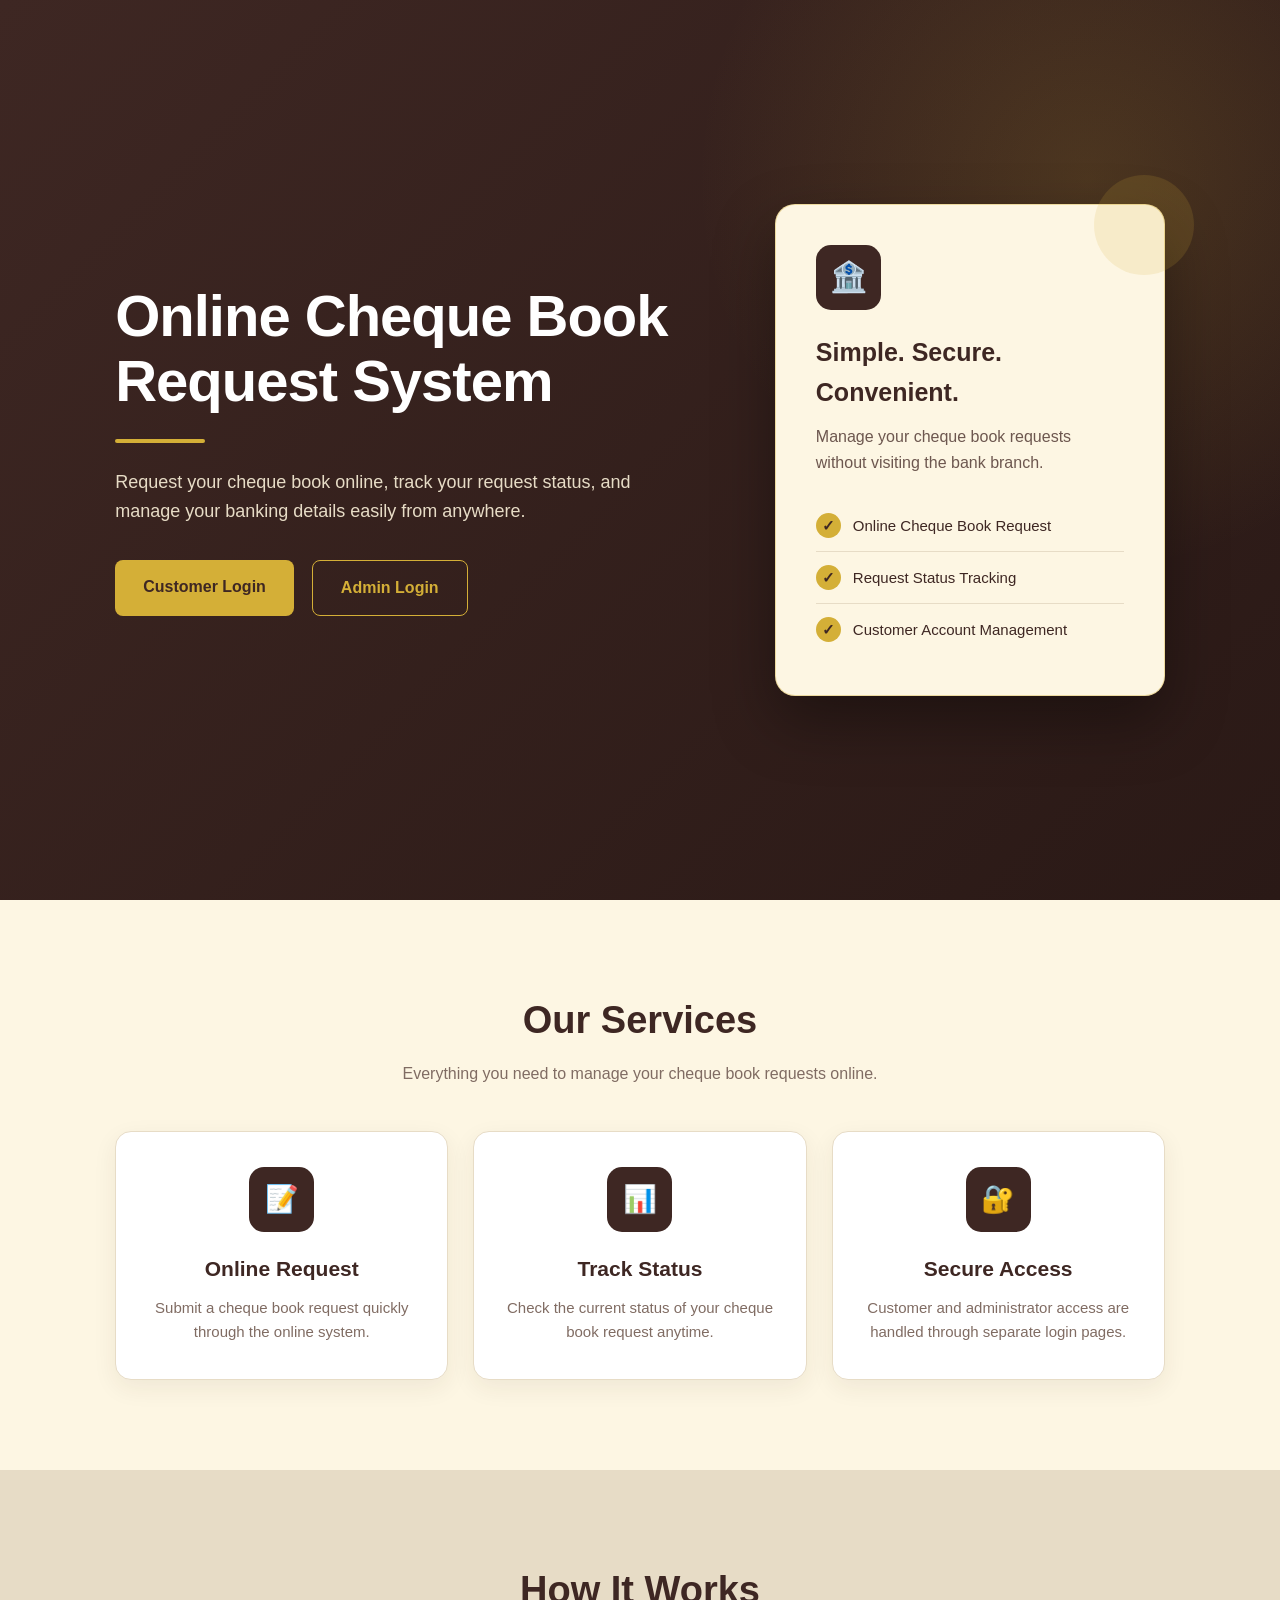
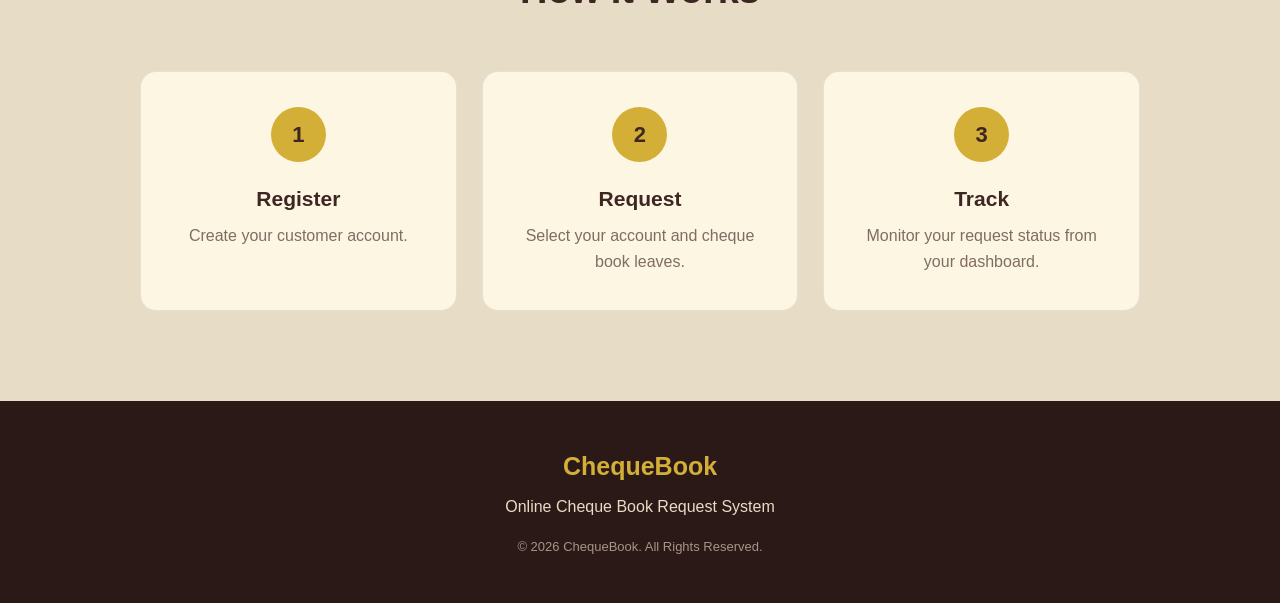
<file: Frontend/request.html>
<!DOCTYPE html>
<html lang="en">

<head>
    <meta charset="UTF-8">
    <meta name="viewport" content="width=device-width, initial-scale=1.0">

    <title>Request Cheque Book | ChequeBook</title>

    <link rel="stylesheet" href="style.css">
</head>

<body class="request-page">

    <!-- TOP NAVBAR -->
    <header class="bank-navbar">

        <div class="bank-logo">

            <div class="bank-logo-icon">
                🏦
            </div>

            <div>
                <h1>ChequeBook</h1>
                <span>Digital Banking</span>
            </div>

        </div>


        <button id="backBtn" class="logout-btn">
            ← Dashboard
        </button>

    </header>


    <!-- MAIN CONTENT -->
    <main class="request-main">

        <!-- PAGE HEADER -->
        <section class="request-header">

            <div>
                <span class="dashboard-label">
                    CHEQUE SERVICES
                </span>

                <h2>Request a New Cheque Book</h2>

                <p>
                    Submit your cheque book request securely
                    without visiting the bank branch.
                </p>
            </div>

            <div class="request-header-icon">
                📄
            </div>

        </section>


        <!-- REQUEST CARD -->
        <section class="request-card">

            <div class="request-card-heading">

                <div>
                    <span class="card-label">
                        NEW REQUEST
                    </span>

                    <h3>Cheque Book Details</h3>
                </div>

                <div class="request-small-icon">
                    ✓
                </div>

            </div>


            <form id="requestForm">

                <!-- ACCOUNT -->
                <div class="request-input-group">

                    <label for="accountSelect">
                        Select Bank Account
                    </label>

                    <p class="input-help">
                        Choose the account for which you want
                        to request a cheque book.
                    </p>

                    <select id="accountSelect" required>

                        <option value="">
                            Loading account...
                        </option>

                    </select>

                </div>


                <!-- LEAVES -->
                <div class="request-input-group">

                    <label for="leavesSelect">
                        Number of Cheque Leaves
                    </label>

                    <p class="input-help">
                        Select the number of leaves required
                        in your cheque book.
                    </p>

                    <select id="leavesSelect" required>

                        <option value="">
                            Select number of leaves
                        </option>

                        <option value="25">
                            25 Leaves
                        </option>

                        <option value="50">
                            50 Leaves
                        </option>

                        <option value="100">
                            100 Leaves
                        </option>

                    </select>

                </div>


                <!-- INFORMATION BOX -->
                <div class="request-info-box">

                    <div class="request-info-icon">
                        ℹ
                    </div>

                    <div>
                        <strong>Before you submit</strong>

                        <p>
                            Please make sure the selected account
                            details are correct. Your request will
                            be sent to the bank for processing.
                        </p>
                    </div>

                </div>


                <!-- SUBMIT -->
                <button
                    type="submit"
                    class="submit-request-btn">

                    Submit Cheque Book Request

                </button>

            </form>


            <!-- MESSAGE -->
            <p
                id="requestMessage"
                class="request-message">
            </p>

        </section>

    </main>


    <script src="request.js"></script>

</body>

</html>
</file>
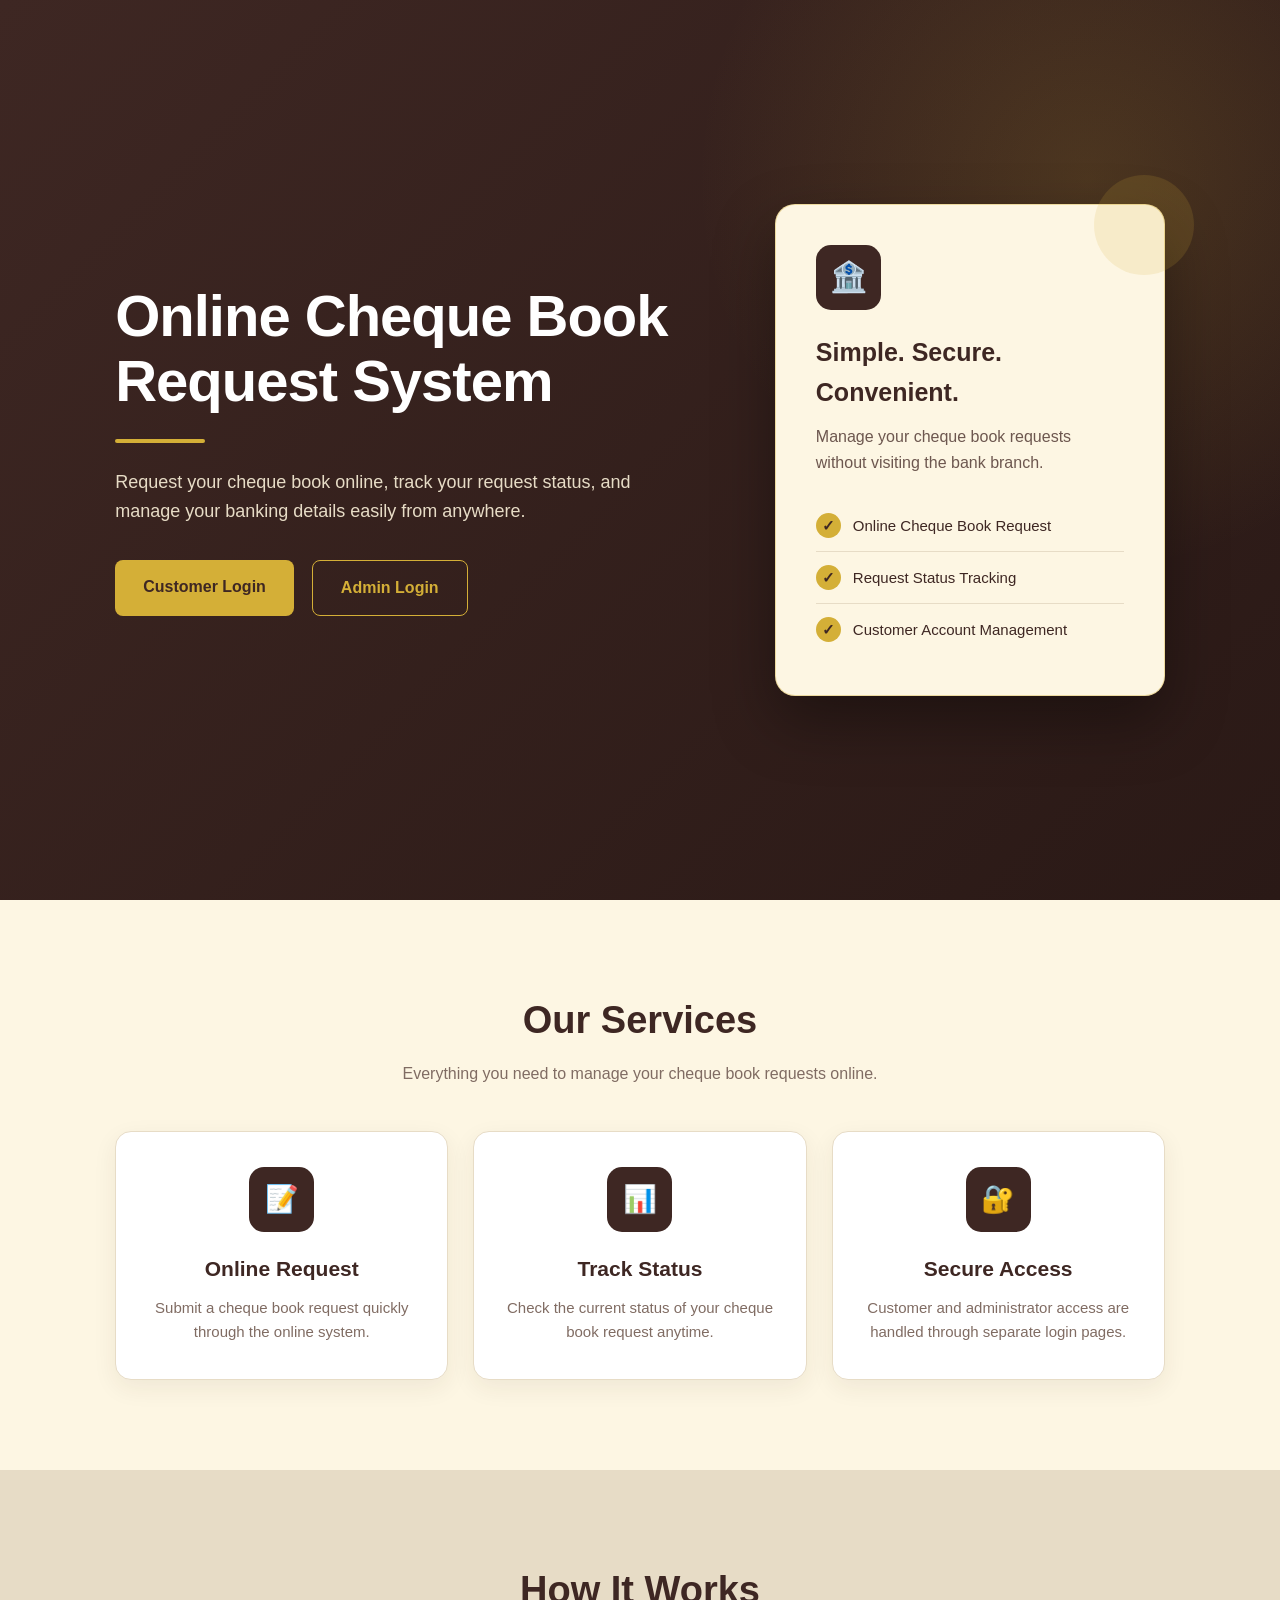
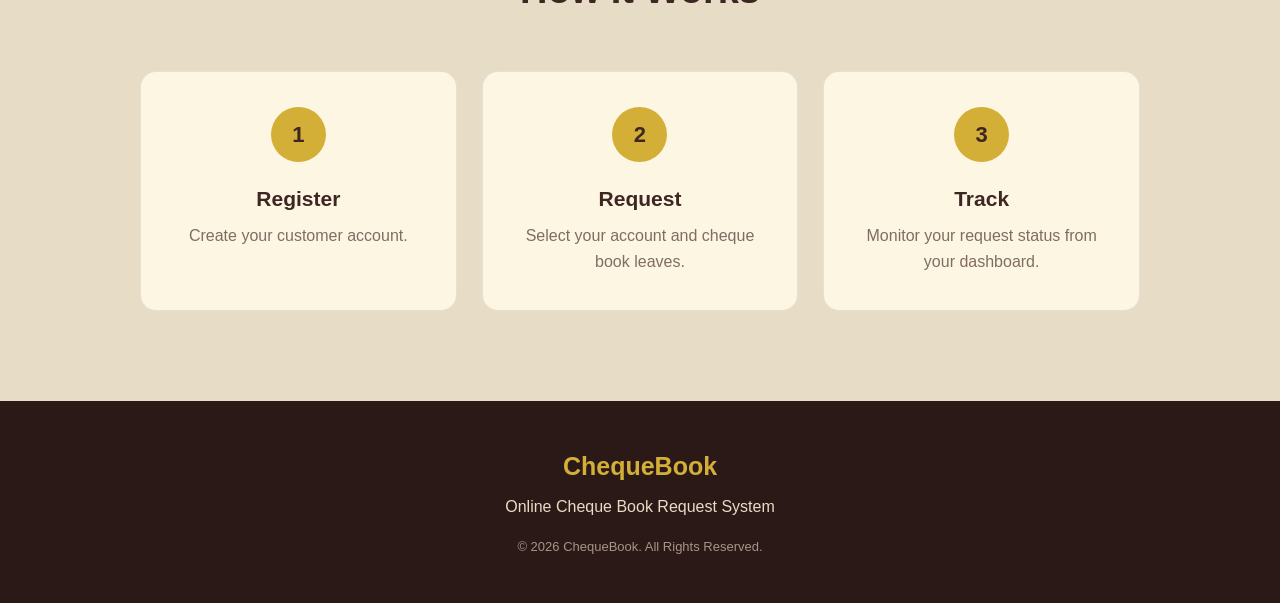
<file: Frontend/transactions.html>
<!DOCTYPE html>
<html lang="en">

<head>
    <meta charset="UTF-8">
    <meta name="viewport" content="width=device-width, initial-scale=1.0">

    <title>Transactions - ChequeBook</title>

    <link rel="stylesheet" href="style.css">
</head>

<body class="transactions-page">

    <!-- NAVBAR -->

    <header class="bank-navbar">

        <div class="bank-logo">
            <div class="bank-logo-icon">₹</div>

            <div>
                <h1>ChequeBook</h1>
                <span>Digital Banking</span>
            </div>
        </div>

        <button id="backBtn" class="logout-btn">
            ← Back to Dashboard
        </button>

    </header>


    <!-- MAIN CONTENT -->

    <main class="transactions-main">

        <!-- PAGE HEADER -->

        <section class="transactions-header">

            <div>
                <span class="dashboard-label">CUSTOMER PORTAL</span>

                <h2>Transaction History</h2>

                <p>
                    View and monitor all transactions made through your bank account.
                </p>
            </div>

            <div class="transactions-header-icon">
                ₹
            </div>

        </section>


        <!-- ACCOUNT SUMMARY -->

        <section class="transaction-summary-card">

            <div class="section-title-row">

                <div>
                    <span class="section-label">ACCOUNT DETAILS</span>
                    <h3>Account Summary</h3>
                </div>

                <div class="summary-icon">
                    ₹
                </div>

            </div>


            <div class="transaction-info-grid">

                <div class="transaction-info-item">

                    <span>Account Number</span>

                    <strong id="accountNumber">
                        -
                    </strong>

                </div>


                <div class="transaction-info-item">

                    <span>Account Type</span>

                    <strong id="accountType">
                        -
                    </strong>

                </div>


                <div class="transaction-info-item balance-item">

                    <span>Current Balance</span>

                    <strong id="accountBalance">
                        -
                    </strong>

                </div>

            </div>

        </section>


        <!-- TRANSACTION HISTORY -->

        <section class="transaction-history-card">

            <div class="section-title-row">

                <div>
                    <span class="section-label">RECENT ACTIVITY</span>

                    <h3>Transaction History</h3>
                </div>

                <div class="history-icon">
                    ↕
                </div>

            </div>


            <div class="transaction-table-wrapper">

                <table class="transaction-table">

                    <thead>

                        <tr>
                            <th>Transaction ID</th>
                            <th>Type</th>
                            <th>Amount</th>
                            <th>Balance</th>
                            <th>Status</th>
                            <th>Date</th>
                        </tr>

                    </thead>


                    <tbody id="transactionBody">

                        <tr>

                            <td colspan="6" class="loading-cell">
                                Loading transactions...
                            </td>

                        </tr>

                    </tbody>

                </table>

            </div>


            <div class="transaction-note">

                <span class="note-icon">i</span>

                <div>
                    <strong>Transaction Information</strong>

                    <p>
                        Your latest account transactions are displayed above.
                        Please contact your bank if you notice any unexpected activity.
                    </p>
                </div>

            </div>

        </section>

    </main>


    <!-- FOOTER -->

    <footer class="transactions-footer">

        <p>
            © 2026 ChequeBook. All Rights Reserved.
        </p>

        <span>
            Secure Digital Banking
        </span>

    </footer>


    <script src="transactions.js"></script>

</body>

</html>
</file>
<file: Frontend/style.css>
/* =========================================
   CHEQUEBOOK - PREMIUM BANKING THEME
   Dark Brown + Cream + Gold
   ========================================= */

* {
    margin: 0;
    padding: 0;
    box-sizing: border-box;
}

html {
    scroll-behavior: smooth;
}

body {
    font-family: "Segoe UI", Arial, sans-serif;
    background: #FDF6E3;
    color: #3E2723;
    line-height: 1.6;
}


/* =========================================
   HERO SECTION
   ========================================= */

.home-hero {
    min-height: 100vh;
    display: flex;
    align-items: center;
    justify-content: space-between;
    gap: 60px;

    padding: 80px 9%;

    background:
        radial-gradient(
            circle at 85% 20%,
            rgba(212, 175, 55, 0.16),
            transparent 30%
        ),
        linear-gradient(
            135deg,
            #3E2723,
            #2A1916
        );

    color: white;
}


/* LEFT CONTENT */

.home-content {
    max-width: 650px;
}

.home-content h1 {
    font-size: 58px;
    line-height: 1.12;
    font-weight: 700;
    letter-spacing: -1px;
    margin-bottom: 25px;
}

.home-content h1::after {
    content: "";
    display: block;
    width: 90px;
    height: 4px;
    background: #D4AF37;
    margin-top: 25px;
    border-radius: 10px;
}

.home-content p {
    max-width: 560px;
    font-size: 18px;
    color: #E7DCC6;
    margin-bottom: 35px;
}


/* BUTTONS */

.home-buttons {
    display: flex;
    gap: 18px;
    flex-wrap: wrap;
}

.home-btn {
    display: inline-block;
    text-decoration: none;

    padding: 14px 28px;

    border-radius: 8px;

    font-size: 16px;
    font-weight: 600;

    transition: all 0.3s ease;
}

.primary-btn {
    background: #D4AF37;
    color: #3E2723;
}

.primary-btn:hover {
    background: #E7C65A;
    transform: translateY(-3px);
    box-shadow: 0 10px 25px rgba(212, 175, 55, 0.25);
}

.secondary-btn {
    border: 1px solid #D4AF37;
    color: #D4AF37;
    background: transparent;
}

.secondary-btn:hover {
    background: #D4AF37;
    color: #3E2723;
    transform: translateY(-3px);
}


/* =========================================
   HERO CARD
   ========================================= */

.home-card {
    width: 390px;

    padding: 40px;

    background: #FDF6E3;
    color: #3E2723;

    border-radius: 20px;

    box-shadow:
        0 25px 60px rgba(0, 0, 0, 0.35);

    border: 1px solid rgba(212, 175, 55, 0.4);

    position: relative;
}

.home-card::before {
    content: "";
    position: absolute;

    width: 100px;
    height: 100px;

    background: rgba(212, 175, 55, 0.15);

    border-radius: 50%;

    right: -30px;
    top: -30px;

    z-index: 0;
}

.home-card-icon {
    width: 65px;
    height: 65px;

    display: flex;
    align-items: center;
    justify-content: center;

    background: #3E2723;
    color: #D4AF37;

    border-radius: 15px;

    font-size: 30px;

    margin-bottom: 22px;

    position: relative;
    z-index: 1;
}

.home-card h2 {
    font-size: 25px;
    margin-bottom: 12px;
}

.home-card p {
    color: #6D574F;
    margin-bottom: 25px;
}

.home-feature {
    display: flex;
    align-items: center;

    gap: 12px;

    padding: 13px 0;

    border-bottom: 1px solid #E7DCC6;

    font-size: 15px;
}

.home-feature:last-child {
    border-bottom: none;
}

.home-feature span {
    width: 25px;
    height: 25px;

    display: flex;
    align-items: center;
    justify-content: center;

    background: #D4AF37;
    color: #3E2723;

    border-radius: 50%;

    font-weight: bold;
}


/* =========================================
   FEATURES SECTION
   ========================================= */

.home-features {
    padding: 90px 9%;
    text-align: center;

    background: #FDF6E3;
}

.home-features h2,
.how-section h2 {
    font-size: 38px;
    color: #3E2723;
    margin-bottom: 10px;
}

.home-section-text {
    color: #806C63;
    margin-bottom: 45px;
}


/* FEATURE GRID */

.feature-grid {
    display: grid;

    grid-template-columns:
        repeat(3, 1fr);

    gap: 25px;

    max-width: 1100px;

    margin: auto;
}

.feature-card {
    background: white;

    padding: 35px 28px;

    border-radius: 16px;

    border: 1px solid #E7DCC6;

    transition: all 0.3s ease;

    box-shadow:
        0 8px 25px rgba(62, 39, 35, 0.07);
}

.feature-card:hover {
    transform: translateY(-8px);

    border-color: #D4AF37;

    box-shadow:
        0 18px 40px rgba(62, 39, 35, 0.13);
}

.feature-icon {
    width: 65px;
    height: 65px;

    display: flex;
    align-items: center;
    justify-content: center;

    margin: 0 auto 20px;

    background: #3E2723;
    color: #D4AF37;

    border-radius: 15px;

    font-size: 27px;
}

.feature-card h3 {
    font-size: 21px;
    margin-bottom: 10px;
}

.feature-card p {
    color: #806C63;
    font-size: 15px;
}


/* =========================================
   HOW IT WORKS
   ========================================= */

.how-section {
    padding: 90px 9%;

    text-align: center;

    background: #E7DCC6;
}

.steps-grid {
    display: grid;

    grid-template-columns:
        repeat(3, 1fr);

    gap: 25px;

    max-width: 1000px;

    margin: 50px auto 0;
}

.step-card {
    background: #FDF6E3;

    padding: 35px 25px;

    border-radius: 16px;

    border: 1px solid rgba(62, 39, 35, 0.1);

    position: relative;
}

.step-number {
    width: 55px;
    height: 55px;

    display: flex;
    align-items: center;
    justify-content: center;

    margin: 0 auto 20px;

    border-radius: 50%;

    background: #D4AF37;
    color: #3E2723;

    font-size: 22px;
    font-weight: 700;
}

.step-card h3 {
    font-size: 21px;
    margin-bottom: 8px;
}

.step-card p {
    color: #806C63;
}


/* =========================================
   FOOTER
   ========================================= */

.home-footer {
    background: #2A1916;

    color: white;

    text-align: center;

    padding: 45px 20px;
}

.home-footer h3 {
    color: #D4AF37;

    font-size: 25px;

    margin-bottom: 8px;
}

.home-footer p {
    color: #E7DCC6;
}

.footer-copy {
    margin-top: 18px;

    font-size: 13px;

    color: #A99388 !important;
}


/* =========================================
   RESPONSIVE DESIGN
   ========================================= */

@media (max-width: 900px) {

    .home-hero {
        flex-direction: column;

        text-align: center;

        padding: 70px 6%;
    }

    .home-content h1 {
        font-size: 45px;
    }

    .home-content p {
        margin-left: auto;
        margin-right: auto;
    }

    .home-buttons {
        justify-content: center;
    }

    .home-card {
        width: 100%;
        max-width: 450px;
    }

    .feature-grid,
    .steps-grid {
        grid-template-columns: 1fr;
        max-width: 500px;
    }
}


@media (max-width: 500px) {

    .home-hero {
        padding: 55px 5%;
    }

    .home-content h1 {
        font-size: 36px;
    }

    .home-content p {
        font-size: 16px;
    }

    .home-buttons {
        flex-direction: column;
    }

    .home-btn {
        width: 100%;
        text-align: center;
    }

    .home-card {
        padding: 30px 25px;
    }

    .home-features,
    .how-section {
        padding: 65px 5%;
    }

    .home-features h2,
    .how-section h2 {
        font-size: 30px;
    }
}
/* =========================================
   CUSTOMER AUTH PAGE
   ========================================= */

.auth-page {
    min-height: 100vh;

    background:
        radial-gradient(
            circle at 10% 20%,
            rgba(212, 175, 55, 0.12),
            transparent 30%
        ),
        #FDF6E3;

    display: flex;
    align-items: center;
    justify-content: center;

    padding: 40px 20px;
}


.auth-container {
    width: 100%;
    max-width: 1050px;

    min-height: 620px;

    display: grid;
    grid-template-columns: 0.9fr 1.1fr;

    background: white;

    border-radius: 24px;

    overflow: hidden;

    box-shadow:
        0 25px 70px rgba(62, 39, 35, 0.18);
}


/* LEFT BRAND AREA */

.auth-brand {
    background:
        linear-gradient(
            145deg,
            #3E2723,
            #241512
        );

    color: white;

    padding: 65px 50px;

    display: flex;
    flex-direction: column;
    justify-content: center;
}


.brand-logo {
    width: 70px;
    height: 70px;

    display: flex;
    align-items: center;
    justify-content: center;

    background: #D4AF37;

    color: #3E2723;

    border-radius: 18px;

    font-size: 32px;

    margin-bottom: 25px;
}


.auth-brand h1 {
    font-size: 40px;
    margin-bottom: 12px;
}


.auth-brand > p {
    color: #E7DCC6;

    max-width: 350px;

    margin-bottom: 35px;
}


.auth-highlight {
    display: flex;
    align-items: center;

    gap: 12px;

    margin: 12px 0;

    color: #F5EBDD;

    font-size: 15px;
}


.auth-highlight span {
    width: 27px;
    height: 27px;

    display: flex;
    align-items: center;
    justify-content: center;

    background: #D4AF37;

    color: #3E2723;

    border-radius: 50%;

    font-weight: bold;
}


/* RIGHT LOGIN CARD */

.auth-card {
    padding: 55px 65px;

    display: flex;
    flex-direction: column;
    justify-content: center;
}


.back-home {
    align-self: flex-start;

    text-decoration: none;

    color: #806C63;

    font-size: 14px;

    margin-bottom: 35px;

    transition: 0.3s;
}


.back-home:hover {
    color: #D4AF37;
}


.auth-small-title {
    color: #B28C20;

    font-size: 12px;

    font-weight: 700;

    letter-spacing: 2px;
}


.auth-heading h2 {
    color: #3E2723;

    font-size: 38px;

    margin: 7px 0;
}


.auth-heading p {
    color: #806C63;

    margin-bottom: 30px;
}


/* INPUTS */

.input-group {
    margin-bottom: 20px;
}


.input-group label {
    display: block;

    color: #3E2723;

    font-size: 14px;

    font-weight: 600;

    margin-bottom: 8px;
}


.input-group input {
    width: 100%;

    padding: 14px 15px;

    border: 1px solid #DCCFC5;

    border-radius: 9px;

    outline: none;

    font-size: 15px;

    color: #3E2723;

    background: #FFFCF5;

    transition: 0.3s;
}


.input-group input:focus {
    border-color: #D4AF37;

    box-shadow:
        0 0 0 3px rgba(212, 175, 55, 0.12);
}


.input-group input::placeholder {
    color: #AA9B94;
}


/* LOGIN BUTTON */

.auth-btn {
    width: 100%;

    padding: 14px;

    border: none;

    border-radius: 9px;

    background: #3E2723;

    color: white;

    font-size: 16px;

    font-weight: 600;

    cursor: pointer;

    transition: 0.3s;
}


.auth-btn:hover {
    background: #D4AF37;

    color: #3E2723;

    transform: translateY(-2px);

    box-shadow:
        0 8px 20px rgba(212, 175, 55, 0.25);
}


/* MESSAGE */

.auth-message {
    text-align: center;

    min-height: 22px;

    margin-top: 12px;

    font-size: 14px;
}


/* DIVIDER */

.auth-divider {
    display: flex;

    align-items: center;

    gap: 12px;

    margin: 25px 0 18px;

    color: #A28F86;

    font-size: 13px;
}


.auth-divider::before,
.auth-divider::after {
    content: "";

    flex: 1;

    height: 1px;

    background: #E7DCC6;
}


/* REGISTER BUTTON */

.register-btn {
    display: block;

    text-align: center;

    text-decoration: none;

    padding: 13px;

    border: 1px solid #D4AF37;

    border-radius: 9px;

    color: #3E2723;

    font-weight: 600;

    transition: 0.3s;
}


.register-btn:hover {
    background: #D4AF37;
}


/* FOOTER TEXT */

.auth-footer-text {
    text-align: center;

    color: #A28F86;

    font-size: 12px;

    margin-top: 22px;
}


/* =========================================
   AUTH RESPONSIVE
   ========================================= */

@media (max-width: 800px) {

    .auth-container {
        grid-template-columns: 1fr;
    }

    .auth-brand {
        padding: 40px 30px;

        text-align: center;

        align-items: center;
    }

    .auth-brand > p {
        margin-left: auto;
        margin-right: auto;
    }

    .auth-card {
        padding: 40px 30px;
    }
}


@media (max-width: 500px) {

    .auth-page {
        padding: 15px;
    }

    .auth-brand h1 {
        font-size: 32px;
    }

    .auth-heading h2 {
        font-size: 30px;
    }

    .auth-card {
        padding: 30px 22px;
    }
}
/* =========================================
   CUSTOMER DASHBOARD
   PREMIUM BANKING STYLE
   ========================================= */

.customer-dashboard-page {
    min-height: 100vh;
    background: #FDF6E3;
}


/* =========================================
   NAVBAR
   ========================================= */

.bank-navbar {
    height: 82px;

    background: #3E2723;

    color: white;

    display: flex;
    align-items: center;
    justify-content: space-between;

    padding: 0 7%;

    box-shadow:
        0 5px 20px rgba(62, 39, 35, 0.15);
}


.bank-logo {
    display: flex;
    align-items: center;

    gap: 12px;
}


.bank-logo-icon {
    width: 45px;
    height: 45px;

    display: flex;
    align-items: center;
    justify-content: center;

    background: #D4AF37;

    color: #3E2723;

    border-radius: 11px;

    font-size: 22px;
}


.bank-logo h1 {
    font-size: 21px;

    line-height: 1.1;
}


.bank-logo span {
    color: #D8C8B9;

    font-size: 11px;

    letter-spacing: 1px;
}


/* LOGOUT */

.logout-btn {
    padding: 10px 20px;

    border: 1px solid #D4AF37;

    background: transparent;

    color: #D4AF37;

    border-radius: 7px;

    font-weight: 600;

    cursor: pointer;

    transition: 0.3s;
}


.logout-btn:hover {
    background: #D4AF37;

    color: #3E2723;
}


/* =========================================
   MAIN
   ========================================= */

.dashboard-main {
    width: 90%;

    max-width: 1200px;

    margin: auto;

    padding: 45px 0 70px;
}


/* =========================================
   WELCOME
   ========================================= */

.dashboard-welcome {
    background:
        linear-gradient(
            135deg,
            #3E2723,
            #5A3B32
        );

    color: white;

    border-radius: 20px;

    padding: 35px 40px;

    margin-bottom: 25px;

    display: flex;

    align-items: center;

    justify-content: space-between;

    overflow: hidden;

    position: relative;
}


.dashboard-welcome::after {
    content: "";

    position: absolute;

    width: 220px;
    height: 220px;

    border-radius: 50%;

    background: rgba(212, 175, 55, 0.12);

    right: -70px;
    top: -80px;
}


.dashboard-label,
.card-label {
    color: #B28C20;

    font-size: 11px;

    font-weight: 700;

    letter-spacing: 2px;
}


.dashboard-welcome .dashboard-label {
    color: #D4AF37;
}


.dashboard-welcome h2 {
    font-size: 31px;

    margin: 7px 0;
}


.dashboard-welcome h2 span {
    color: #D4AF37;
}


.dashboard-welcome p {
    color: #E7DCC6;

    max-width: 600px;
}


.welcome-icon {
    width: 85px;
    height: 85px;

    display: flex;
    align-items: center;
    justify-content: center;

    background: rgba(255, 255, 255, 0.08);

    border: 1px solid rgba(212, 175, 55, 0.4);

    border-radius: 20px;

    font-size: 38px;

    position: relative;

    z-index: 2;
}


/* =========================================
   DASHBOARD CARDS
   ========================================= */

.dashboard-card {
    background: white;

    padding: 30px;

    margin-bottom: 25px;

    border-radius: 18px;

    border: 1px solid #E7DCC6;

    box-shadow:
        0 7px 25px rgba(62, 39, 35, 0.06);
}


.card-heading {
    display: flex;

    align-items: center;

    justify-content: space-between;

    margin-bottom: 25px;
}


.card-heading h2 {
    color: #3E2723;

    font-size: 22px;

    margin-top: 3px;
}


.card-icon {
    width: 45px;
    height: 45px;

    display: flex;
    align-items: center;
    justify-content: center;

    background: #FDF6E3;

    border: 1px solid #E7DCC6;

    border-radius: 10px;

    font-size: 21px;
}


/* =========================================
   INFORMATION
   ========================================= */

.info-grid {
    display: grid;

    grid-template-columns:
        repeat(3, 1fr);

    gap: 15px;
}


.info-item {
    padding: 18px;

    background: #FFFCF5;

    border: 1px solid #EEE3D5;

    border-radius: 10px;
}


.info-item span,
.account-item span,
.account-balance span {
    display: block;

    color: #8B7770;

    font-size: 12px;

    margin-bottom: 6px;
}


.info-item strong {
    color: #3E2723;

    font-size: 15px;

    word-break: break-word;
}


/* =========================================
   ACCOUNT
   ========================================= */

.account-summary {
    display: grid;

    grid-template-columns:
        1fr 1fr 1.2fr;

    gap: 15px;

    margin-bottom: 25px;
}


.account-item,
.account-balance {
    padding: 22px;

    border-radius: 12px;
}


.account-item {
    background: #FFFCF5;

    border: 1px solid #EEE3D5;
}


.account-item strong {
    color: #3E2723;

    font-size: 17px;
}


.account-balance {
    background:
        linear-gradient(
            135deg,
            #3E2723,
            #5A3B32
        );

    color: white;
}


.account-balance span {
    color: #D8C8B9;
}


.account-balance strong {
    color: #D4AF37;

    font-size: 27px;
}


/* =========================================
   ACTION BUTTONS
   ========================================= */

.dashboard-actions {
    display: flex;

    gap: 12px;

    flex-wrap: wrap;
}


.dashboard-action-btn {
    padding: 12px 18px;

    border: 1px solid #D4AF37;

    border-radius: 8px;

    background: white;

    color: #3E2723;

    font-weight: 600;

    cursor: pointer;

    transition: 0.3s;
}


.dashboard-action-btn:hover {
    background: #D4AF37;

    transform: translateY(-2px);
}


/* =========================================
   TABLE
   ========================================= */

.table-wrapper {
    width: 100%;

    overflow-x: auto;

    margin-bottom: 25px;
}


.bank-table {
    width: 100%;

    border-collapse: collapse;

    min-width: 650px;
}


.bank-table th {
    background: #3E2723;

    color: #FDF6E3;

    padding: 14px 16px;

    text-align: left;

    font-size: 13px;
}


.bank-table td {
    padding: 14px 16px;

    border-bottom: 1px solid #EEE3D5;

    color: #594740;

    font-size: 14px;
}


.bank-table tbody tr:hover {
    background: #FFFCF5;
}


/* =========================================
   CHEQUE REQUEST BUTTON
   ========================================= */

.request-cheque-btn {
    padding: 13px 22px;

    border: none;

    border-radius: 8px;

    background: #D4AF37;

    color: #3E2723;

    font-size: 15px;

    font-weight: 700;

    cursor: pointer;

    transition: 0.3s;
}


.request-cheque-btn:hover {
    background: #B8941F;

    transform: translateY(-2px);

    box-shadow:
        0 8px 20px rgba(212, 175, 55, 0.2);
}


/* =========================================
   DASHBOARD RESPONSIVE
   ========================================= */

@media (max-width: 800px) {

    .bank-navbar {
        padding: 0 5%;
    }

    .dashboard-main {
        width: 92%;
    }

    .dashboard-welcome {
        padding: 30px;

        align-items: flex-start;
    }

    .welcome-icon {
        display: none;
    }

    .info-grid,
    .account-summary {
        grid-template-columns: 1fr;
    }
}


@media (max-width: 500px) {

    .bank-navbar {
        height: 72px;
    }

    .bank-logo h1 {
        font-size: 18px;
    }

    .bank-logo span {
        display: none;
    }

    .logout-btn {
        padding: 8px 13px;
    }

    .dashboard-main {
        padding-top: 25px;
    }

    .dashboard-welcome {
        padding: 25px 20px;
    }

    .dashboard-welcome h2 {
        font-size: 24px;
    }

    .dashboard-card {
        padding: 20px;
    }

    .card-heading h2 {
        font-size: 19px;
    }
}
/* =========================================
   CHEQUE BOOK REQUEST PAGE
   ========================================= */

.request-page {
    min-height: 100vh;
    background: #FDF6E3;
}


/* MAIN */

.request-main {
    width: 90%;
    max-width: 1050px;

    margin: auto;

    padding: 45px 0 70px;
}


/* =========================================
   REQUEST HEADER
   ========================================= */

.request-header {
    background:
        linear-gradient(
            135deg,
            #3E2723,
            #5A3B32
        );

    color: white;

    border-radius: 20px;

    padding: 35px 40px;

    display: flex;

    align-items: center;

    justify-content: space-between;

    margin-bottom: 25px;

    position: relative;

    overflow: hidden;
}


.request-header::after {
    content: "";

    position: absolute;

    width: 200px;
    height: 200px;

    border-radius: 50%;

    background: rgba(212, 175, 55, 0.12);

    right: -60px;
    top: -70px;
}


.request-header h2 {
    font-size: 32px;

    margin: 7px 0;
}


.request-header p {
    color: #E7DCC6;

    max-width: 600px;
}


.request-header .dashboard-label {
    color: #D4AF37;
}


.request-header-icon {
    width: 80px;
    height: 80px;

    display: flex;

    align-items: center;
    justify-content: center;

    background: rgba(255, 255, 255, 0.08);

    border: 1px solid rgba(212, 175, 55, 0.4);

    border-radius: 18px;

    font-size: 36px;

    position: relative;

    z-index: 2;
}


/* =========================================
   REQUEST CARD
   ========================================= */

.request-card {
    background: white;

    border-radius: 18px;

    padding: 40px;

    border: 1px solid #E7DCC6;

    box-shadow:
        0 10px 30px rgba(62, 39, 35, 0.07);

    max-width: 850px;

    margin: auto;
}


.request-card-heading {
    display: flex;

    align-items: center;

    justify-content: space-between;

    margin-bottom: 30px;
}


.request-card-heading h3 {
    color: #3E2723;

    font-size: 24px;

    margin-top: 4px;
}


.request-small-icon {
    width: 45px;
    height: 45px;

    display: flex;

    align-items: center;
    justify-content: center;

    border-radius: 10px;

    background: #FDF6E3;

    color: #B28C20;

    border: 1px solid #E7DCC6;

    font-weight: bold;
}


/* =========================================
   INPUT GROUP
   ========================================= */

.request-input-group {
    margin-bottom: 25px;
}


.request-input-group label {
    display: block;

    color: #3E2723;

    font-size: 15px;

    font-weight: 700;

    margin-bottom: 5px;
}


.input-help {
    color: #8B7770;

    font-size: 13px;

    margin-bottom: 10px;
}


.request-input-group select {
    width: 100%;

    padding: 14px 15px;

    border: 1px solid #DCCFC5;

    border-radius: 9px;

    background: #FFFCF5;

    color: #3E2723;

    font-size: 15px;

    outline: none;

    cursor: pointer;

    transition: 0.3s;
}


.request-input-group select:focus {
    border-color: #D4AF37;

    box-shadow:
        0 0 0 3px rgba(212, 175, 55, 0.12);
}


/* =========================================
   INFORMATION BOX
   ========================================= */

.request-info-box {
    display: flex;

    gap: 14px;

    padding: 17px;

    margin: 30px 0;

    background: #FDF6E3;

    border: 1px solid #E7DCC6;

    border-left: 4px solid #D4AF37;

    border-radius: 10px;
}


.request-info-icon {
    width: 28px;
    height: 28px;

    flex-shrink: 0;

    display: flex;

    align-items: center;
    justify-content: center;

    background: #D4AF37;

    color: #3E2723;

    border-radius: 50%;

    font-weight: bold;
}


.request-info-box strong {
    color: #3E2723;

    font-size: 14px;
}


.request-info-box p {
    color: #806C63;

    font-size: 13px;

    margin-top: 3px;
}


/* =========================================
   SUBMIT BUTTON
   ========================================= */

.submit-request-btn {
    width: 100%;

    padding: 15px;

    border: none;

    border-radius: 9px;

    background: #D4AF37;

    color: #3E2723;

    font-size: 16px;

    font-weight: 700;

    cursor: pointer;

    transition: 0.3s;
}


.submit-request-btn:hover {
    background: #B8941F;

    transform: translateY(-2px);

    box-shadow:
        0 8px 20px rgba(212, 175, 55, 0.2);
}


/* =========================================
   REQUEST MESSAGE
   ========================================= */

.request-message {
    text-align: center;

    min-height: 24px;

    margin-top: 18px;

    font-size: 14px;

    font-weight: 600;
}


/* =========================================
   RESPONSIVE
   ========================================= */

@media (max-width: 700px) {

    .request-main {
        width: 92%;

        padding-top: 25px;
    }

    .request-header {
        padding: 28px;

        align-items: flex-start;
    }

    .request-header h2 {
        font-size: 26px;
    }

    .request-header-icon {
        display: none;
    }

    .request-card {
        padding: 25px 20px;
    }
}
/* =====================================================
   TRANSACTIONS PAGE
   PREMIUM BANKING THEME
   Dark Brown + Cream + Gold
===================================================== */

.transactions-page {
    min-height: 100vh;
    background: #FDF6E3;
}


/* NAVBAR */

.transactions-page .bank-navbar {
    background: #3E2723;
    color: white;
    padding: 18px 5%;
    display: flex;
    align-items: center;
    justify-content: space-between;
    box-shadow: 0 4px 15px rgba(62, 39, 35, 0.15);
}

.transactions-page .bank-logo {
    display: flex;
    align-items: center;
    gap: 12px;
}

.transactions-page .bank-logo-icon {
    width: 45px;
    height: 45px;
    border-radius: 10px;
    background: #D4AF37;
    color: #3E2723;
    display: flex;
    align-items: center;
    justify-content: center;
    font-size: 22px;
    font-weight: 800;
}

.transactions-page .bank-logo h1 {
    margin: 0;
    font-size: 21px;
}

.transactions-page .bank-logo span {
    font-size: 11px;
    color: #E7DCC6;
}


/* BACK BUTTON */

.transactions-page .logout-btn {
    background: transparent;
    color: white;
    border: 1px solid rgba(255,255,255,0.35);
    padding: 10px 18px;
    border-radius: 8px;
    cursor: pointer;
    font-size: 14px;
    font-weight: 600;
    transition: 0.3s;
}

.transactions-page .logout-btn:hover {
    background: #D4AF37;
    color: #3E2723;
    border-color: #D4AF37;
}


/* MAIN */

.transactions-main {
    width: 90%;
    max-width: 1150px;
    margin: auto;
    padding: 40px 0 60px;
}


/* PAGE HEADER */

.transactions-header {
    background: linear-gradient(135deg, #3E2723, #5A3B32);
    color: white;
    border-radius: 20px;
    padding: 35px 40px;
    display: flex;
    align-items: center;
    justify-content: space-between;
    margin-bottom: 25px;
    position: relative;
    overflow: hidden;
}

.transactions-header::after {
    content: "";
    position: absolute;
    width: 230px;
    height: 230px;
    border-radius: 50%;
    background: rgba(212,175,55,0.10);
    right: -80px;
    top: -90px;
}

.transactions-header h2 {
    font-size: 32px;
    margin: 7px 0;
}

.transactions-header p {
    color: #E7DCC6;
    max-width: 650px;
    margin: 0;
}

.transactions-header .dashboard-label {
    color: #D4AF37;
    font-size: 12px;
    font-weight: 700;
    letter-spacing: 1.5px;
}

.transactions-header-icon {
    width: 80px;
    height: 80px;
    border-radius: 18px;
    background: rgba(255,255,255,0.08);
    border: 1px solid rgba(212,175,55,0.4);
    display: flex;
    align-items: center;
    justify-content: center;
    font-size: 34px;
    color: #D4AF37;
    position: relative;
    z-index: 2;
}


/* ACCOUNT SUMMARY */

.transaction-summary-card,
.transaction-history-card {
    background: white;
    border: 1px solid #E7DCC6;
    border-radius: 18px;
    padding: 32px;
    margin-bottom: 25px;
    box-shadow: 0 10px 30px rgba(62,39,35,0.07);
}


/* SECTION TITLE */

.section-title-row {
    display: flex;
    align-items: center;
    justify-content: space-between;
    margin-bottom: 25px;
}

.section-label {
    color: #B28C20;
    font-size: 11px;
    font-weight: 800;
    letter-spacing: 1.5px;
}

.section-title-row h3 {
    color: #3E2723;
    font-size: 23px;
    margin: 5px 0 0;
}

.summary-icon,
.history-icon {
    width: 45px;
    height: 45px;
    border-radius: 10px;
    background: #FDF6E3;
    border: 1px solid #E7DCC6;
    color: #B28C20;
    display: flex;
    align-items: center;
    justify-content: center;
    font-weight: 800;
}


/* ACCOUNT INFO */

.transaction-info-grid {
    display: grid;
    grid-template-columns: repeat(3, 1fr);
    gap: 18px;
}

.transaction-info-item {
    background: #FFFCF5;
    border: 1px solid #E7DCC6;
    border-radius: 12px;
    padding: 20px;
}

.transaction-info-item span {
    display: block;
    color: #806C63;
    font-size: 13px;
    margin-bottom: 8px;
}

.transaction-info-item strong {
    color: #3E2723;
    font-size: 17px;
}

.balance-item {
    border-left: 4px solid #D4AF37;
}

.balance-item strong {
    color: #9A7814;
}


/* TABLE */

.transaction-table-wrapper {
    width: 100%;
    overflow-x: auto;
    border: 1px solid #E7DCC6;
    border-radius: 12px;
}

.transaction-table {
    width: 100%;
    border-collapse: collapse;
    min-width: 800px;
}

.transaction-table th {
    background: #3E2723;
    color: white;
    padding: 15px 14px;
    text-align: left;
    font-size: 13px;
    font-weight: 700;
}

.transaction-table td {
    padding: 15px 14px;
    border-bottom: 1px solid #EEE5D9;
    color: #57453F;
    font-size: 13px;
}

.transaction-table tbody tr:hover {
    background: #FFFCF5;
}

.transaction-table tbody tr:last-child td {
    border-bottom: none;
}

.loading-cell {
    text-align: center !important;
    color: #806C63 !important;
    padding: 30px !important;
}


/* INFORMATION BOX */

.transaction-note {
    display: flex;
    gap: 14px;
    padding: 16px;
    margin-top: 22px;
    background: #FDF6E3;
    border: 1px solid #E7DCC6;
    border-left: 4px solid #D4AF37;
    border-radius: 10px;
}

.note-icon {
    width: 27px;
    height: 27px;
    flex-shrink: 0;
    border-radius: 50%;
    background: #D4AF37;
    color: #3E2723;
    display: flex;
    align-items: center;
    justify-content: center;
    font-weight: 800;
}

.transaction-note strong {
    color: #3E2723;
    font-size: 13px;
}

.transaction-note p {
    color: #806C63;
    font-size: 12px;
    margin: 4px 0 0;
    line-height: 1.5;
}


/* FOOTER */

.transactions-footer {
    border-top: 1px solid #E7DCC6;
    background: #3E2723;
    color: #E7DCC6;
    padding: 20px 5%;
    display: flex;
    justify-content: space-between;
    align-items: center;
    font-size: 12px;
}

.transactions-footer p {
    margin: 0;
}

.transactions-footer span {
    color: #D4AF37;
}


/* MOBILE */

@media (max-width: 700px) {

    .transactions-page .bank-navbar {
        padding: 15px 4%;
    }

    .transactions-page .bank-logo h1 {
        font-size: 18px;
    }

    .transactions-page .logout-btn {
        padding: 8px 12px;
        font-size: 12px;
    }

    .transactions-main {
        width: 92%;
        padding-top: 25px;
    }

    .transactions-header {
        padding: 28px;
    }

    .transactions-header h2 {
        font-size: 26px;
    }

    .transactions-header-icon {
        display: none;
    }

    .transaction-summary-card,
    .transaction-history-card {
        padding: 22px 18px;
    }

    .transaction-info-grid {
        grid-template-columns: 1fr;
    }

    .transactions-footer {
        flex-direction: column;
        gap: 8px;
        text-align: center;
    }
}
/* =====================================================
   ADMIN LOGIN PAGE
   PREMIUM BANKING THEME
   Dark Brown + Cream + Gold
===================================================== */

.admin-login-page {
    min-height: 100vh;
    background:
        radial-gradient(
            circle at top right,
            rgba(212,175,55,0.12),
            transparent 35%
        ),
        #FDF6E3;

    display: flex;
    align-items: center;
    justify-content: center;
}


/* MAIN WRAPPER */

.admin-login-wrapper {
    width: 100%;
    min-height: 100vh;
    display: flex;
    align-items: center;
    justify-content: center;
    padding: 30px 20px;
}


/* LOGIN CARD */

.admin-login-card {
    width: 100%;
    max-width: 460px;

    background: white;

    border: 1px solid #E7DCC6;
    border-radius: 22px;

    padding: 42px;

    box-shadow:
        0 20px 55px rgba(62,39,35,0.12);

    position: relative;
    overflow: hidden;
}


/* GOLD TOP LINE */

.admin-login-card::before {
    content: "";

    position: absolute;

    top: 0;
    left: 0;

    width: 100%;
    height: 5px;

    background: #D4AF37;
}


/* BRAND */

.admin-brand {
    text-align: center;
    margin-bottom: 32px;
}

.admin-brand-icon {
    width: 58px;
    height: 58px;

    margin: 0 auto 12px;

    border-radius: 15px;

    background: #3E2723;
    color: #D4AF37;

    display: flex;
    align-items: center;
    justify-content: center;

    font-size: 27px;
    font-weight: 800;

    box-shadow:
        0 8px 20px rgba(62,39,35,0.18);
}

.admin-brand h1 {
    margin: 0;

    color: #3E2723;

    font-size: 27px;
}

.admin-brand p {
    margin-top: 5px;

    color: #8B7770;

    font-size: 12px;
}


/* HEADING */

.admin-login-heading {
    text-align: center;
    margin-bottom: 28px;
}

.admin-login-heading span {
    color: #B28C20;

    font-size: 11px;
    font-weight: 800;

    letter-spacing: 1.7px;
}

.admin-login-heading h2 {
    margin: 7px 0;

    color: #3E2723;

    font-size: 25px;
}

.admin-login-heading p {
    color: #806C63;

    font-size: 13px;
    line-height: 1.5;

    max-width: 350px;
    margin: auto;
}


/* INPUT GROUP */

.admin-input-group {
    margin-bottom: 20px;
}

.admin-input-group label {
    display: block;

    color: #3E2723;

    font-size: 14px;
    font-weight: 700;

    margin-bottom: 8px;
}

.admin-input-group input {
    width: 100%;

    box-sizing: border-box;

    padding: 14px 15px;

    border: 1px solid #DCCFC5;
    border-radius: 9px;

    background: #FFFCF5;

    color: #3E2723;

    font-size: 14px;

    outline: none;

    transition: 0.3s;
}

.admin-input-group input::placeholder {
    color: #A49690;
}

.admin-input-group input:focus {
    border-color: #D4AF37;

    background: white;

    box-shadow:
        0 0 0 3px rgba(212,175,55,0.12);
}


/* LOGIN BUTTON */

.admin-login-btn {
    width: 100%;

    padding: 15px;

    margin-top: 5px;

    border: none;
    border-radius: 9px;

    background: #D4AF37;

    color: #3E2723;

    font-size: 15px;
    font-weight: 800;

    cursor: pointer;

    transition: 0.3s;
}

.admin-login-btn:hover {
    background: #B8941F;

    transform: translateY(-2px);

    box-shadow:
        0 8px 20px rgba(212,175,55,0.25);
}


/* LOGIN MESSAGE */

#adminLoginMessage {
    text-align: center;

    min-height: 20px;

    margin: 16px 0 0;

    font-size: 13px;
    font-weight: 600;
}


/* BACK LINK */

.admin-back-link {
    text-align: center;

    margin-top: 24px;

    padding-top: 22px;

    border-top: 1px solid #EEE5D9;

    font-size: 13px;

    color: #806C63;
}

.admin-back-link a {
    color: #9A7814;

    font-weight: 700;

    text-decoration: none;

    margin-left: 5px;
}

.admin-back-link a:hover {
    color: #3E2723;

    text-decoration: underline;
}


/* SECURITY NOTE */

.admin-security-note {
    display: flex;

    align-items: center;

    gap: 12px;

    margin-top: 25px;

    padding: 13px 15px;

    background: #FDF6E3;

    border: 1px solid #E7DCC6;

    border-radius: 9px;
}

.security-icon {
    width: 27px;
    height: 27px;

    flex-shrink: 0;

    border-radius: 50%;

    background: #D4AF37;

    color: #3E2723;

    display: flex;
    align-items: center;
    justify-content: center;

    font-size: 13px;
    font-weight: 800;
}

.admin-security-note strong {
    display: block;

    color: #3E2723;

    font-size: 12px;
}

.admin-security-note p {
    margin: 2px 0 0;

    color: #806C63;

    font-size: 11px;
}


/* MOBILE */

@media (max-width: 550px) {

    .admin-login-wrapper {
        padding: 20px 15px;
    }

    .admin-login-card {
        padding: 32px 24px;
        border-radius: 18px;
    }

    .admin-brand h1 {
        font-size: 24px;
    }

    .admin-login-heading h2 {
        font-size: 22px;
    }

}
/* =====================================================
   ADMIN DASHBOARD
   PREMIUM BANKING THEME
   Dark Brown + Cream + Gold
===================================================== */

.admin-dashboard-page {
    min-height: 100vh;
    background: #FDF6E3;
}


/* =========================
   ADMIN NAVBAR
========================= */

.admin-navbar {
    background: #3E2723;
    color: white;

    padding: 17px 5%;

    display: flex;
    align-items: center;
    justify-content: space-between;

    box-shadow: 0 4px 18px rgba(62,39,35,0.15);
}

.admin-navbar-brand {
    display: flex;
    align-items: center;
    gap: 12px;
}

.admin-navbar-icon {
    width: 46px;
    height: 46px;

    border-radius: 11px;

    background: #D4AF37;
    color: #3E2723;

    display: flex;
    align-items: center;
    justify-content: center;

    font-size: 22px;
    font-weight: 800;
}

.admin-navbar-brand h1 {
    margin: 0;
    font-size: 21px;
}

.admin-navbar-brand span {
    color: #E7DCC6;
    font-size: 11px;
}

.admin-navbar-right {
    display: flex;
    align-items: center;
    gap: 18px;
}

.admin-secure-label {
    color: #D4AF37;
    font-size: 11px;
    font-weight: 700;
}

.admin-logout-btn {
    background: transparent;

    color: white;

    border: 1px solid rgba(255,255,255,0.35);

    padding: 9px 18px;

    border-radius: 8px;

    cursor: pointer;

    font-size: 13px;
    font-weight: 600;

    transition: 0.3s;
}

.admin-logout-btn:hover {
    background: #D4AF37;
    color: #3E2723;
    border-color: #D4AF37;
}


/* =========================
   MAIN
========================= */

.admin-dashboard-main {
    width: 90%;
    max-width: 1200px;

    margin: auto;

    padding: 40px 0 60px;
}


/* =========================
   PAGE HEADER
========================= */

.admin-page-header {
    background: linear-gradient(
        135deg,
        #3E2723,
        #5A3B32
    );

    color: white;

    border-radius: 20px;

    padding: 36px 40px;

    display: flex;
    align-items: center;
    justify-content: space-between;

    margin-bottom: 25px;

    position: relative;
    overflow: hidden;
}

.admin-page-header::after {
    content: "";

    position: absolute;

    width: 250px;
    height: 250px;

    border-radius: 50%;

    background: rgba(212,175,55,0.10);

    right: -80px;
    top: -100px;
}

.admin-page-label {
    color: #D4AF37;

    font-size: 11px;

    font-weight: 800;

    letter-spacing: 1.7px;
}

.admin-page-header h2 {
    font-size: 31px;

    margin: 8px 0;
}

.admin-page-header p {
    color: #E7DCC6;

    max-width: 680px;

    line-height: 1.6;

    margin: 0;
}

.admin-header-icon {
    width: 80px;
    height: 80px;

    border-radius: 18px;

    background: rgba(255,255,255,0.08);

    border: 1px solid rgba(212,175,55,0.4);

    display: flex;
    align-items: center;
    justify-content: center;

    font-size: 32px;

    color: #D4AF37;

    position: relative;
    z-index: 2;
}


/* =========================
   DASHBOARD CARDS
========================= */

.admin-dashboard-card {
    background: white;

    border: 1px solid #E7DCC6;

    border-radius: 18px;

    padding: 30px;

    margin-bottom: 25px;

    box-shadow:
        0 10px 30px rgba(62,39,35,0.07);
}


/* =========================
   SECTION HEADING
========================= */

.admin-section-heading {
    display: flex;

    align-items: center;

    justify-content: space-between;

    margin-bottom: 25px;
}

.admin-section-heading span {
    color: #B28C20;

    font-size: 10px;

    font-weight: 800;

    letter-spacing: 1.5px;
}

.admin-section-heading h3 {
    color: #3E2723;

    font-size: 22px;

    margin: 5px 0 0;
}

.admin-section-icon {
    width: 45px;
    height: 45px;

    border-radius: 10px;

    background: #FDF6E3;

    border: 1px solid #E7DCC6;

    color: #B28C20;

    display: flex;
    align-items: center;
    justify-content: center;

    font-weight: 800;
}


/* =========================
   STATISTICS
========================= */

.admin-stat-grid {
    display: grid;

    grid-template-columns: repeat(3, 1fr);

    gap: 18px;
}

.admin-stat-card {
    background: #FFFCF5;

    border: 1px solid #E7DCC6;

    border-radius: 13px;

    padding: 22px;

    display: flex;

    align-items: center;

    gap: 15px;

    transition: 0.3s;
}

.admin-stat-card:hover {
    transform: translateY(-3px);

    box-shadow:
        0 8px 20px rgba(62,39,35,0.08);
}

.admin-stat-icon {
    width: 48px;
    height: 48px;

    flex-shrink: 0;

    border-radius: 11px;

    background: #3E2723;

    color: #D4AF37;

    display: flex;
    align-items: center;
    justify-content: center;

    font-size: 20px;
}

.admin-stat-card span {
    display: block;

    color: #806C63;

    font-size: 12px;

    margin-bottom: 4px;
}

.admin-stat-card strong {
    display: block;

    color: #3E2723;

    font-size: 27px;

    line-height: 1.2;
}

.admin-stat-card small {
    display: block;

    color: #A49690;

    font-size: 10px;

    margin-top: 4px;
}

.pending-stat {
    border-left: 4px solid #D4AF37;
}


/* =========================
   DATA CONTAINERS
========================= */

.admin-data-container {
    width: 100%;

    overflow-x: auto;
}

.admin-loading {
    text-align: center;

    padding: 35px;

    color: #806C63;

    background: #FFFCF5;

    border: 1px dashed #DCCFC5;

    border-radius: 10px;

    font-size: 13px;
}


/* =========================
   TABLES GENERATED BY JS
========================= */

.admin-data-container table {
    width: 100%;

    border-collapse: collapse;

    min-width: 700px;

    border: 1px solid #E7DCC6;

    border-radius: 10px;

    overflow: hidden;
}

.admin-data-container th {
    background: #3E2723;

    color: white;

    padding: 14px;

    text-align: left;

    font-size: 12px;
}

.admin-data-container td {
    padding: 14px;

    border-bottom: 1px solid #EEE5D9;

    color: #57453F;

    font-size: 13px;
}

.admin-data-container tr:hover td {
    background: #FFFCF5;
}


/* =========================
   BUTTONS GENERATED BY JS
========================= */

.admin-data-container button {
    border: none;

    background: #D4AF37;

    color: #3E2723;

    padding: 8px 13px;

    border-radius: 7px;

    cursor: pointer;

    font-size: 12px;

    font-weight: 700;

    transition: 0.3s;
}

.admin-data-container button:hover {
    background: #B8941F;

    transform: translateY(-1px);
}


/* =========================
   FOOTER
========================= */

.admin-dashboard-footer {
    background: #3E2723;

    color: #E7DCC6;

    padding: 20px 5%;

    display: flex;

    align-items: center;

    justify-content: space-between;

    font-size: 12px;
}

.admin-dashboard-footer p {
    margin: 0;
}

.admin-dashboard-footer span {
    color: #D4AF37;
}


/* =========================
   MOBILE
========================= */

@media (max-width: 750px) {

    .admin-navbar {
        padding: 15px 4%;
    }

    .admin-secure-label {
        display: none;
    }

    .admin-navbar-brand h1 {
        font-size: 18px;
    }

    .admin-dashboard-main {
        width: 92%;
        padding-top: 25px;
    }

    .admin-page-header {
        padding: 28px;
    }

    .admin-page-header h2 {
        font-size: 26px;
    }

    .admin-header-icon {
        display: none;
    }

    .admin-dashboard-card {
        padding: 22px 18px;
    }

    .admin-stat-grid {
        grid-template-columns: 1fr;
    }

    .admin-dashboard-footer {
        flex-direction: column;

        gap: 8px;

        text-align: center;
    }
}
/* =====================================================
   MONEY TRANSFER PAGE
   PREMIUM BANKING THEME
   Dark Brown + Cream + Gold
===================================================== */

.transfer-page {
    min-height: 100vh;
    background: #FDF6E3;
}


/* =========================
   NAVBAR
========================= */

.transfer-page .bank-navbar {
    background: #3E2723;
    color: white;

    padding: 17px 5%;

    display: flex;
    align-items: center;
    justify-content: space-between;

    box-shadow: 0 4px 18px rgba(62,39,35,0.15);
}

.transfer-page .bank-logo {
    display: flex;
    align-items: center;
    gap: 12px;
}

.transfer-page .bank-logo-icon {
    width: 45px;
    height: 45px;

    border-radius: 10px;

    background: #D4AF37;
    color: #3E2723;

    display: flex;
    align-items: center;
    justify-content: center;

    font-size: 22px;
    font-weight: 800;
}

.transfer-page .bank-logo h1 {
    margin: 0;
    font-size: 21px;
}

.transfer-page .bank-logo span {
    color: #E7DCC6;
    font-size: 11px;
}

.transfer-page .logout-btn {
    background: transparent;

    color: white;

    border: 1px solid rgba(255,255,255,0.35);

    padding: 10px 18px;

    border-radius: 8px;

    cursor: pointer;

    font-size: 13px;
    font-weight: 600;

    transition: 0.3s;
}

.transfer-page .logout-btn:hover {
    background: #D4AF37;
    color: #3E2723;
    border-color: #D4AF37;
}


/* =========================
   MAIN
========================= */

.transfer-main {
    width: 90%;
    max-width: 1050px;

    margin: auto;

    padding: 40px 0 60px;
}


/* =========================
   HEADER
========================= */

.transfer-header {
    background: linear-gradient(
        135deg,
        #3E2723,
        #5A3B32
    );

    color: white;

    border-radius: 20px;

    padding: 35px 40px;

    display: flex;
    align-items: center;
    justify-content: space-between;

    margin-bottom: 25px;

    position: relative;
    overflow: hidden;
}

.transfer-header::after {
    content: "";

    position: absolute;

    width: 220px;
    height: 220px;

    border-radius: 50%;

    background: rgba(212,175,55,0.10);

    right: -70px;
    top: -80px;
}

.transfer-header .dashboard-label {
    color: #D4AF37;

    font-size: 11px;

    font-weight: 800;

    letter-spacing: 1.5px;
}

.transfer-header h2 {
    font-size: 32px;

    margin: 7px 0;
}

.transfer-header p {
    color: #E7DCC6;

    max-width: 600px;

    margin: 0;
}

.transfer-header-icon {
    width: 80px;
    height: 80px;

    border-radius: 18px;

    background: rgba(255,255,255,0.08);

    border: 1px solid rgba(212,175,55,0.4);

    display: flex;
    align-items: center;
    justify-content: center;

    font-size: 34px;

    color: #D4AF37;

    position: relative;
    z-index: 2;
}


/* =========================
   CARDS
========================= */

.transfer-card {
    background: white;

    border: 1px solid #E7DCC6;

    border-radius: 18px;

    padding: 32px;

    margin-bottom: 25px;

    box-shadow:
        0 10px 30px rgba(62,39,35,0.07);
}


/* =========================
   SECTION HEADING
========================= */

.transfer-section-heading {
    display: flex;

    align-items: center;
    justify-content: space-between;

    margin-bottom: 25px;
}

.transfer-section-heading .section-label {
    color: #B28C20;

    font-size: 10px;

    font-weight: 800;

    letter-spacing: 1.5px;
}

.transfer-section-heading h3 {
    color: #3E2723;

    font-size: 23px;

    margin: 5px 0 0;
}

.transfer-small-icon {
    width: 45px;
    height: 45px;

    border-radius: 10px;

    background: #FDF6E3;

    border: 1px solid #E7DCC6;

    color: #B28C20;

    display: flex;
    align-items: center;
    justify-content: center;

    font-weight: 800;
}


/* =========================
   ACCOUNT SUMMARY
========================= */

.transfer-info-grid {
    display: grid;

    grid-template-columns: repeat(3, 1fr);

    gap: 18px;
}

.transfer-info-item {
    background: #FFFCF5;

    border: 1px solid #E7DCC6;

    border-radius: 12px;

    padding: 20px;
}

.transfer-info-item span {
    display: block;

    color: #806C63;

    font-size: 13px;

    margin-bottom: 8px;
}

.transfer-info-item strong {
    color: #3E2723;

    font-size: 17px;
}

.balance-box {
    border-left: 4px solid #D4AF37;
}

.balance-box strong {
    color: #9A7814;
}


/* =========================
   INPUTS
========================= */

.transfer-input-group {
    margin-bottom: 24px;
}

.transfer-input-group label {
    display: block;

    color: #3E2723;

    font-size: 14px;

    font-weight: 700;

    margin-bottom: 5px;
}

.transfer-help {
    color: #8B7770;

    font-size: 12px;

    margin: 0 0 10px;
}

.transfer-input-group input {
    width: 100%;

    box-sizing: border-box;

    padding: 14px 15px;

    border: 1px solid #DCCFC5;

    border-radius: 9px;

    background: #FFFCF5;

    color: #3E2723;

    font-size: 14px;

    outline: none;

    transition: 0.3s;
}

.transfer-input-group input::placeholder {
    color: #A49690;
}

.transfer-input-group input:focus {
    border-color: #D4AF37;

    background: white;

    box-shadow:
        0 0 0 3px rgba(212,175,55,0.12);
}


/* =========================
   AMOUNT INPUT
========================= */

.amount-input-wrapper {
    display: flex;

    align-items: center;

    border: 1px solid #DCCFC5;

    border-radius: 9px;

    background: #FFFCF5;

    overflow: hidden;
}

.amount-input-wrapper span {
    padding-left: 15px;

    color: #9A7814;

    font-size: 17px;

    font-weight: 800;
}

.amount-input-wrapper input {
    border: none;

    background: transparent;

    box-shadow: none;

    margin: 0;
}

.amount-input-wrapper:focus-within {
    border-color: #D4AF37;

    box-shadow:
        0 0 0 3px rgba(212,175,55,0.12);
}


/* =========================
   INFORMATION BOX
========================= */

.transfer-info-box {
    display: flex;

    gap: 13px;

    padding: 16px;

    margin: 25px 0;

    background: #FDF6E3;

    border: 1px solid #E7DCC6;

    border-left: 4px solid #D4AF37;

    border-radius: 10px;
}

.transfer-info-icon {
    width: 27px;
    height: 27px;

    flex-shrink: 0;

    border-radius: 50%;

    background: #D4AF37;

    color: #3E2723;

    display: flex;
    align-items: center;
    justify-content: center;

    font-weight: 800;
}

.transfer-info-box strong {
    color: #3E2723;

    font-size: 13px;
}

.transfer-info-box p {
    color: #806C63;

    font-size: 12px;

    margin: 3px 0 0;

    line-height: 1.5;
}


/* =========================
   SUBMIT BUTTON
========================= */

.transfer-submit-btn {
    width: 100%;

    padding: 15px;

    border: none;

    border-radius: 9px;

    background: #D4AF37;

    color: #3E2723;

    font-size: 15px;

    font-weight: 800;

    cursor: pointer;

    transition: 0.3s;
}

.transfer-submit-btn:hover {
    background: #B8941F;

    transform: translateY(-2px);

    box-shadow:
        0 8px 20px rgba(212,175,55,0.22);
}


/* =========================
   MESSAGE
========================= */

.transfer-message {
    text-align: center;

    min-height: 22px;

    margin: 17px 0 0;

    font-size: 13px;

    font-weight: 600;
}


/* =========================
   FOOTER
========================= */

.transfer-footer {
    background: #3E2723;

    color: #E7DCC6;

    padding: 20px 5%;

    display: flex;

    align-items: center;
    justify-content: space-between;

    font-size: 12px;
}

.transfer-footer p {
    margin: 0;
}

.transfer-footer span {
    color: #D4AF37;
}


/* =========================
   MOBILE
========================= */

@media (max-width: 700px) {

    .transfer-page .bank-navbar {
        padding: 15px 4%;
    }

    .transfer-page .bank-logo h1 {
        font-size: 18px;
    }

    .transfer-page .logout-btn {
        padding: 8px 12px;
        font-size: 12px;
    }

    .transfer-main {
        width: 92%;
        padding-top: 25px;
    }

    .transfer-header {
        padding: 28px;
    }

    .transfer-header h2 {
        font-size: 26px;
    }

    .transfer-header-icon {
        display: none;
    }

    .transfer-card {
        padding: 23px 18px;
    }

    .transfer-info-grid {
        grid-template-columns: 1fr;
    }

    .transfer-footer {
        flex-direction: column;

        gap: 8px;

        text-align: center;
    }
}
/* =========================================
   BANK ACCOUNT PAGE
   Premium Brown + Cream + Gold Theme
   ========================================= */

.bank-account-card {
    max-width: 650px;
    margin: 40px auto;
    padding: 40px;
    background: #ffffff;
    border-radius: 20px;
    border-top: 5px solid #D4AF37;
    box-shadow: 0 12px 35px rgba(62, 39, 35, 0.12);
}

/* Bank Icon */

.bank-account-card .card-icon {
    width: 60px;
    height: 60px;

    display: flex;
    align-items: center;
    justify-content: center;

    margin-bottom: 20px;

    background: #FDF6E3;
    border: 1px solid #E7DCC6;
    border-radius: 15px;

    font-size: 28px;
}

/* Heading */

.bank-account-card h2 {
    margin: 0 0 10px;

    color: #3E2723;

    font-size: 28px;
    font-weight: 700;
}

/* Description */

.bank-account-card .request-description {
    margin-bottom: 30px;

    color: #777;

    font-size: 15px;
    line-height: 1.6;
}


/* Form */

#bankAccountForm {
    display: flex;
    flex-direction: column;
}


/* Labels */

#bankAccountForm label {
    margin-bottom: 8px;

    color: #3E2723;

    font-size: 14px;
    font-weight: 600;
}


/* Input + Select */

#bankAccountForm input,
#bankAccountForm select {

    width: 100%;

    padding: 14px 15px;

    margin-bottom: 20px;

    box-sizing: border-box;

    background: #FDF6E3;

    border: 1px solid #E7DCC6;
    border-radius: 10px;

    color: #3E2723;

    font-size: 15px;

    outline: none;

    transition: 0.3s;
}


/* Input Focus */

#bankAccountForm input:focus,
#bankAccountForm select:focus {

    background: #ffffff;

    border-color: #D4AF37;

    box-shadow: 0 0 0 3px rgba(212, 175, 55, 0.15);
}


/* Placeholder */

#bankAccountForm input::placeholder {
    color: #999;
}


/* Save Button */

#bankAccountForm button {

    width: 100%;

    margin-top: 8px;

    padding: 15px;

    background: #3E2723;
    color: #FDF6E3;

    border: none;
    border-radius: 10px;

    font-size: 16px;
    font-weight: 600;

    cursor: pointer;

    transition: all 0.3s ease;
}


/* Button Hover */

#bankAccountForm button:hover {

    background: #D4AF37;
    color: #3E2723;

    transform: translateY(-2px);

    box-shadow: 0 6px 15px rgba(212, 175, 55, 0.25);
}


/* Message */

#accountMessage {

    margin-top: 20px;

    text-align: center;

    font-size: 14px;
    font-weight: 600;
}


/* Mobile */

@media (max-width: 600px) {

    .bank-account-card {

        margin: 20px auto;
        padding: 25px 20px;

        border-radius: 16px;
    }

    .bank-account-card h2 {
        font-size: 23px;
    }

    .bank-account-card .card-icon {
        width: 50px;
        height: 50px;

        font-size: 24px;
    }
}
/* =========================================
   CUSTOMER REGISTER PAGE
   ========================================= */

#customerRegisterForm {
    display: flex;
    flex-direction: column;
    gap: 0;
}

#customerRegisterForm label {
    margin-bottom: 8px;
    color: #3E2723;
    font-size: 14px;
    font-weight: 600;
}

#customerRegisterForm input {
    width: 100%;
    box-sizing: border-box;
    padding: 14px 15px;
    margin-bottom: 20px;

    background: #FDF6E3;
    border: 1px solid #E7DCC6;
    border-radius: 10px;

    color: #3E2723;
    font-size: 15px;
    outline: none;

    transition: 0.3s;
}

#customerRegisterForm input:focus {
    background: #ffffff;
    border-color: #D4AF37;
    box-shadow: 0 0 0 3px rgba(212, 175, 55, 0.15);
}

#customerRegisterForm input::placeholder {
    color: #999;
}

#customerRegisterForm button {
    width: 100%;
    padding: 15px;
    margin-top: 5px;

    background: #3E2723;
    color: #FDF6E3;

    border: none;
    border-radius: 10px;

    font-size: 16px;
    font-weight: 600;

    cursor: pointer;
    transition: 0.3s;
}

#customerRegisterForm button:hover {
    background: #D4AF37;
    color: #3E2723;
    transform: translateY(-2px);
}

#registerMessage {
    margin-top: 20px;
    text-align: center;
    font-size: 14px;
    font-weight: 600;
}

#backBtn {
    padding: 10px 18px;

    background: transparent;
    color: #FDF6E3;

    border: 1px solid #D4AF37;
    border-radius: 8px;

    font-weight: 600;
    cursor: pointer;
}

#backBtn:hover {
    background: #D4AF37;
    color: #3E2723;
}
</file>
